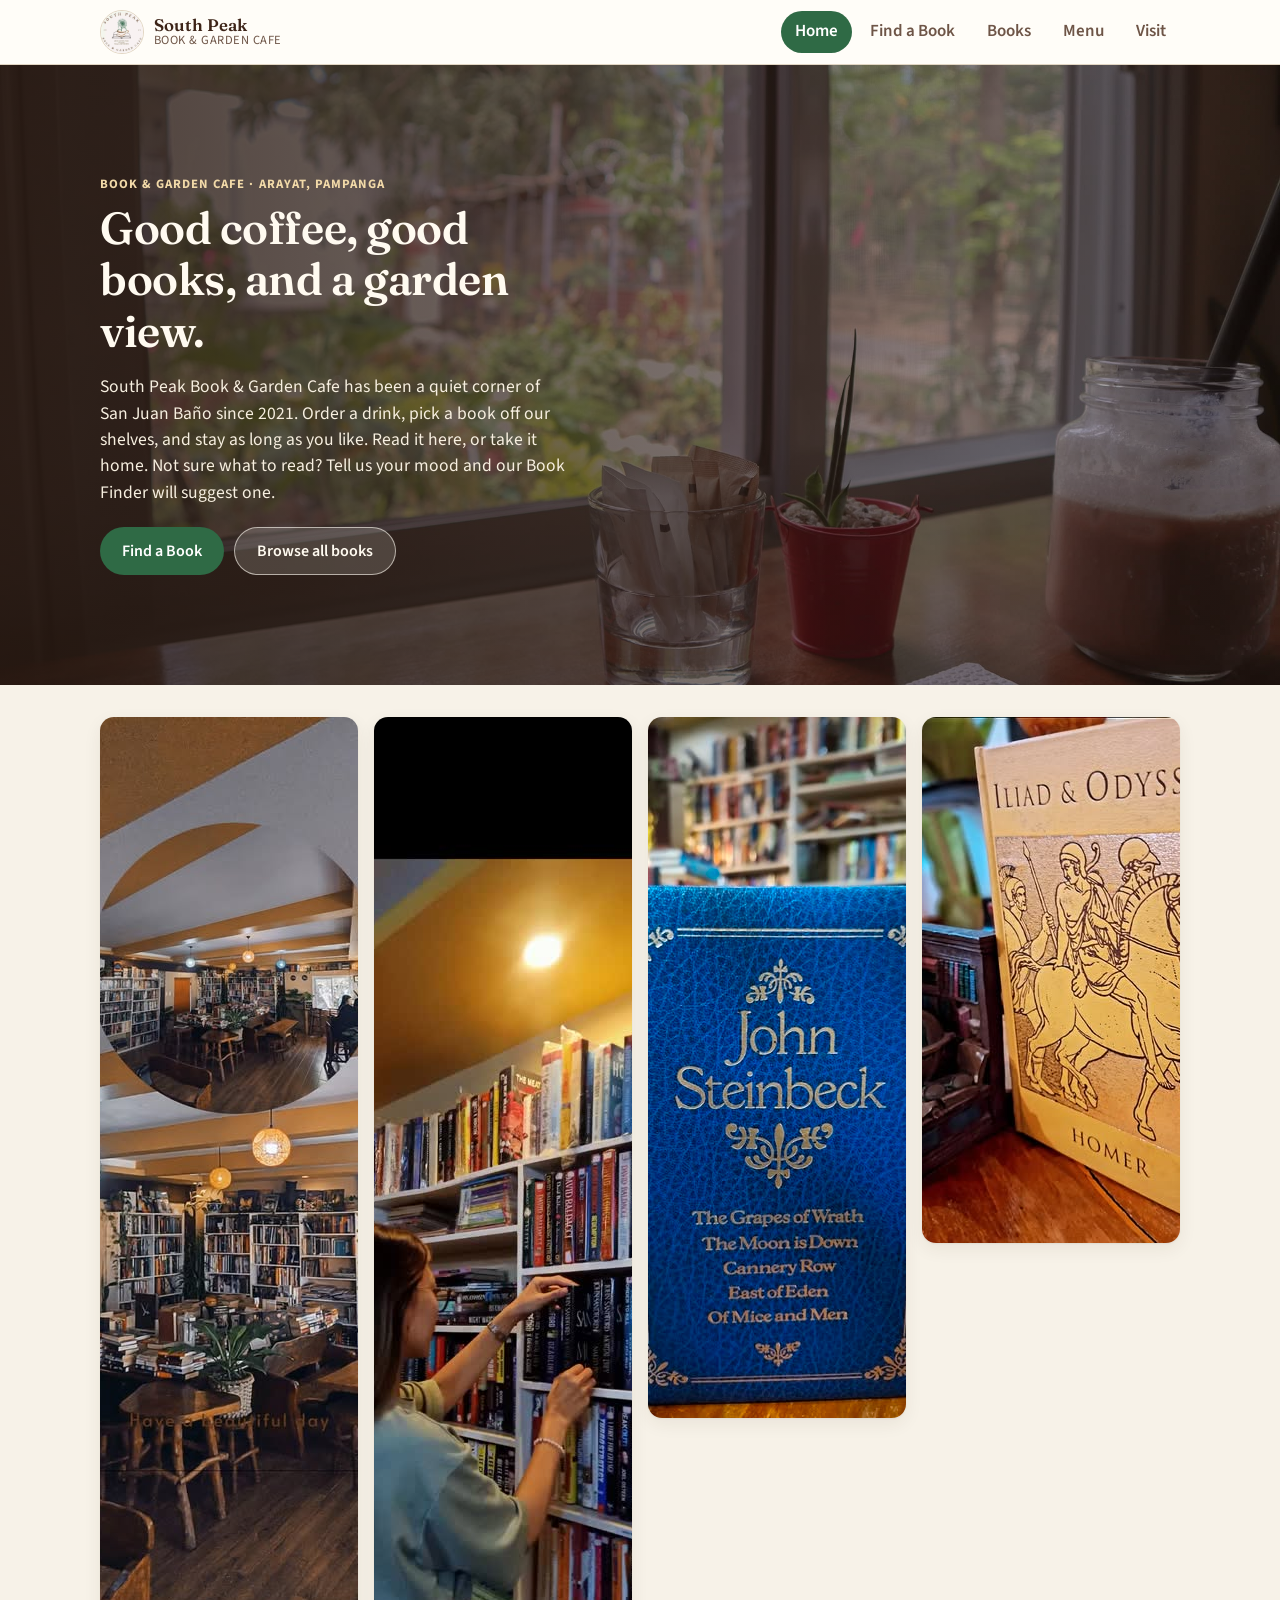
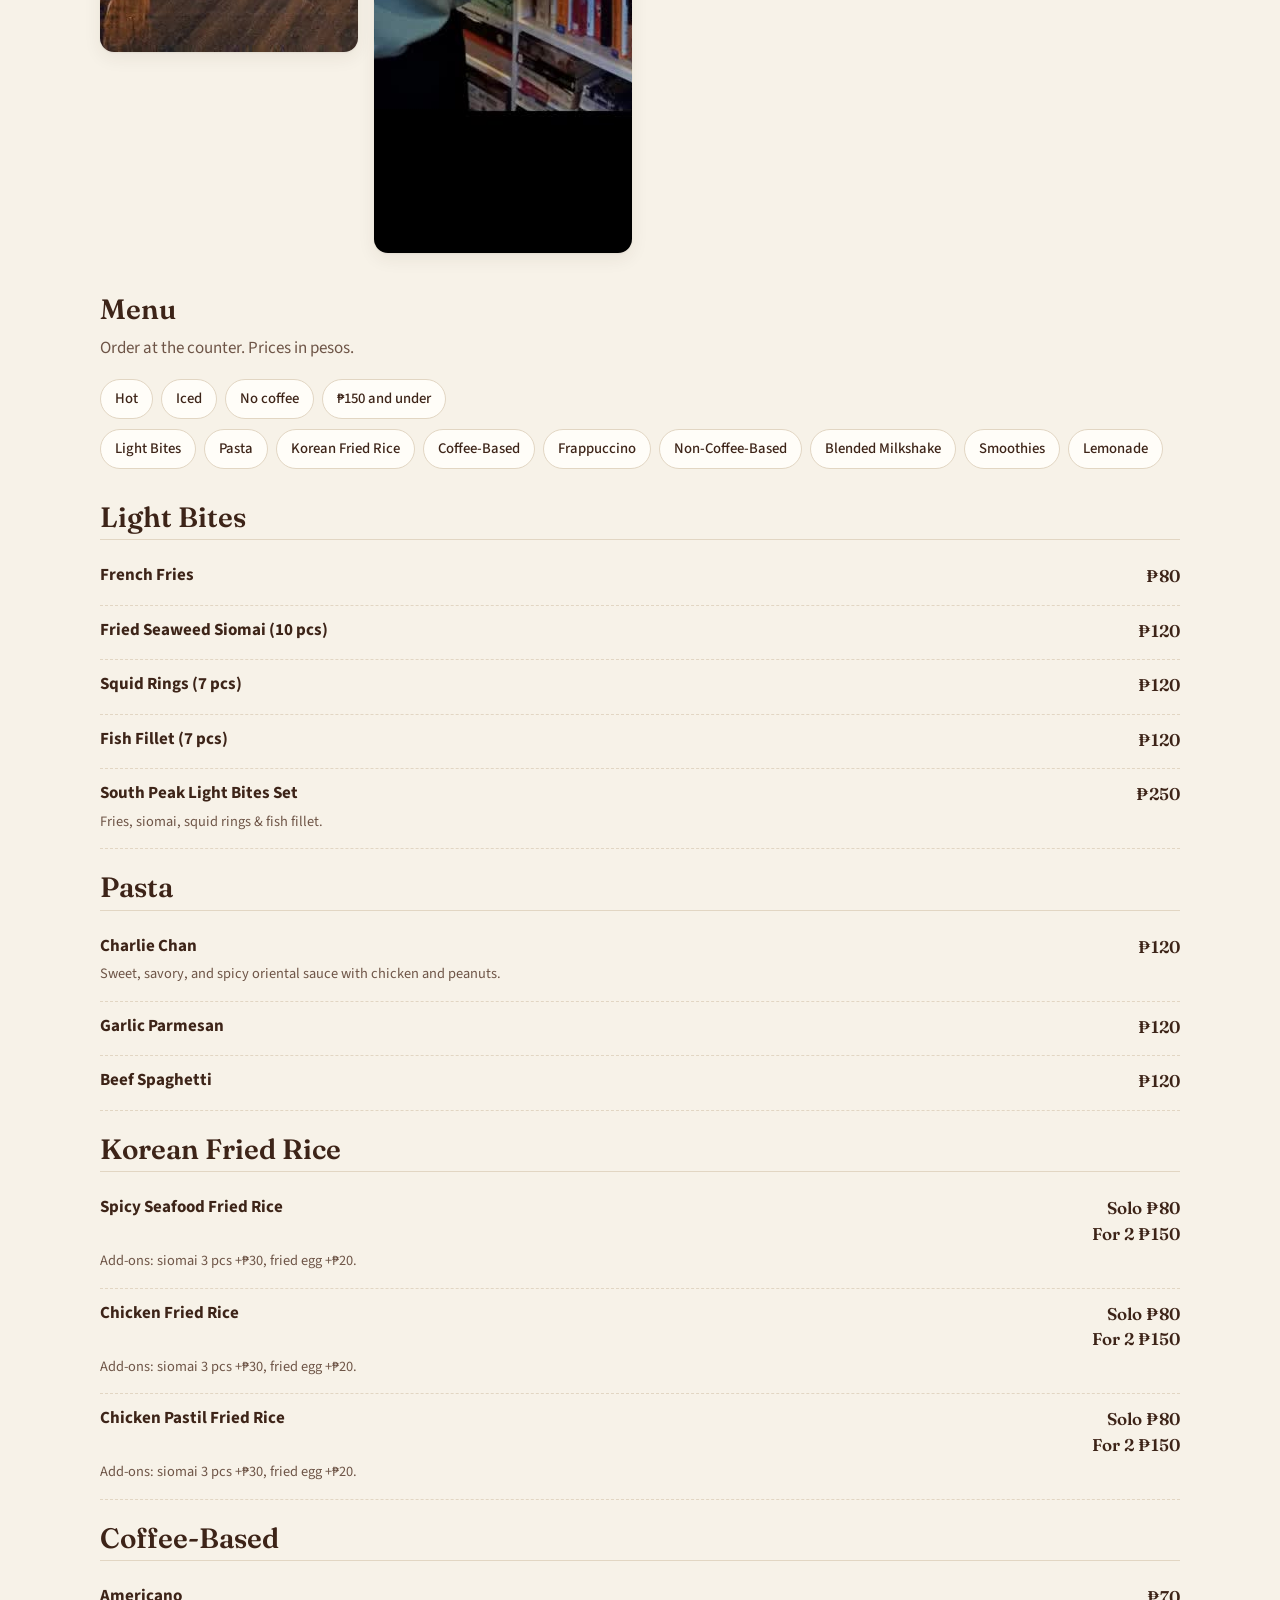
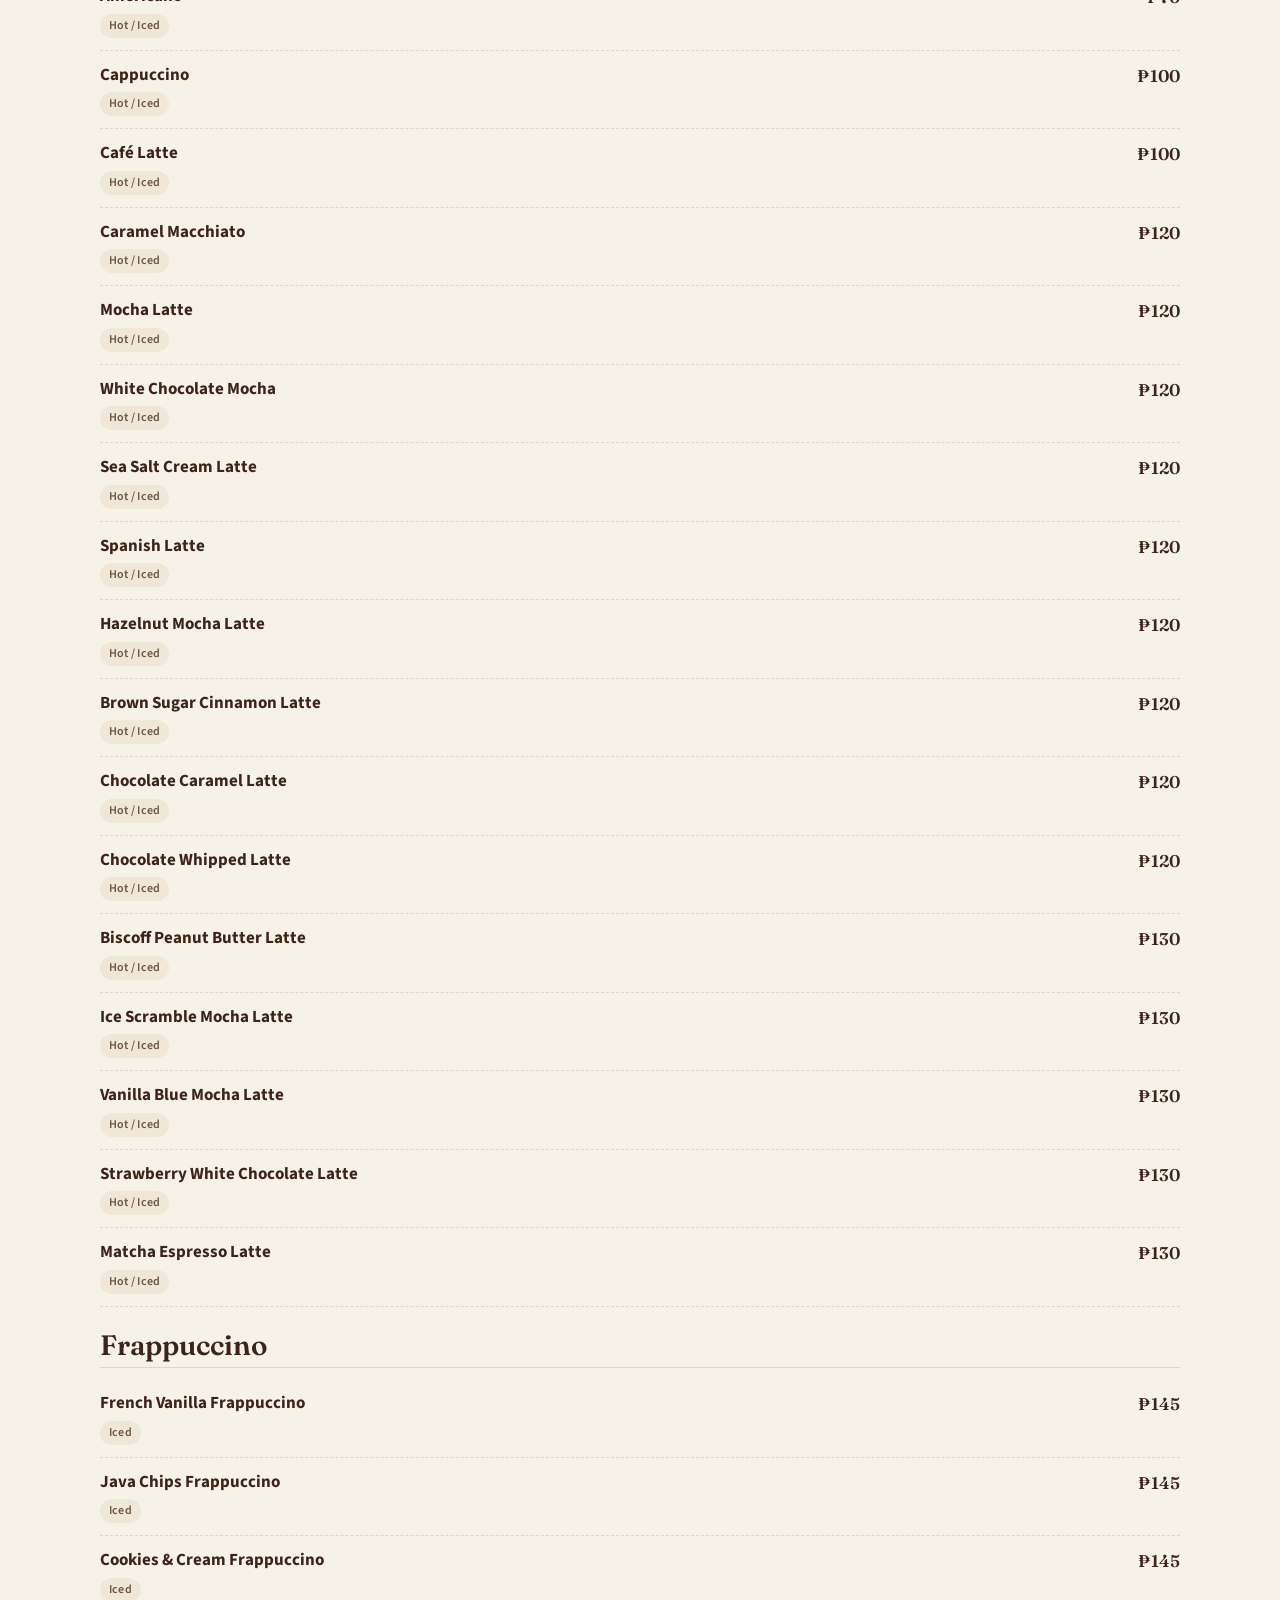
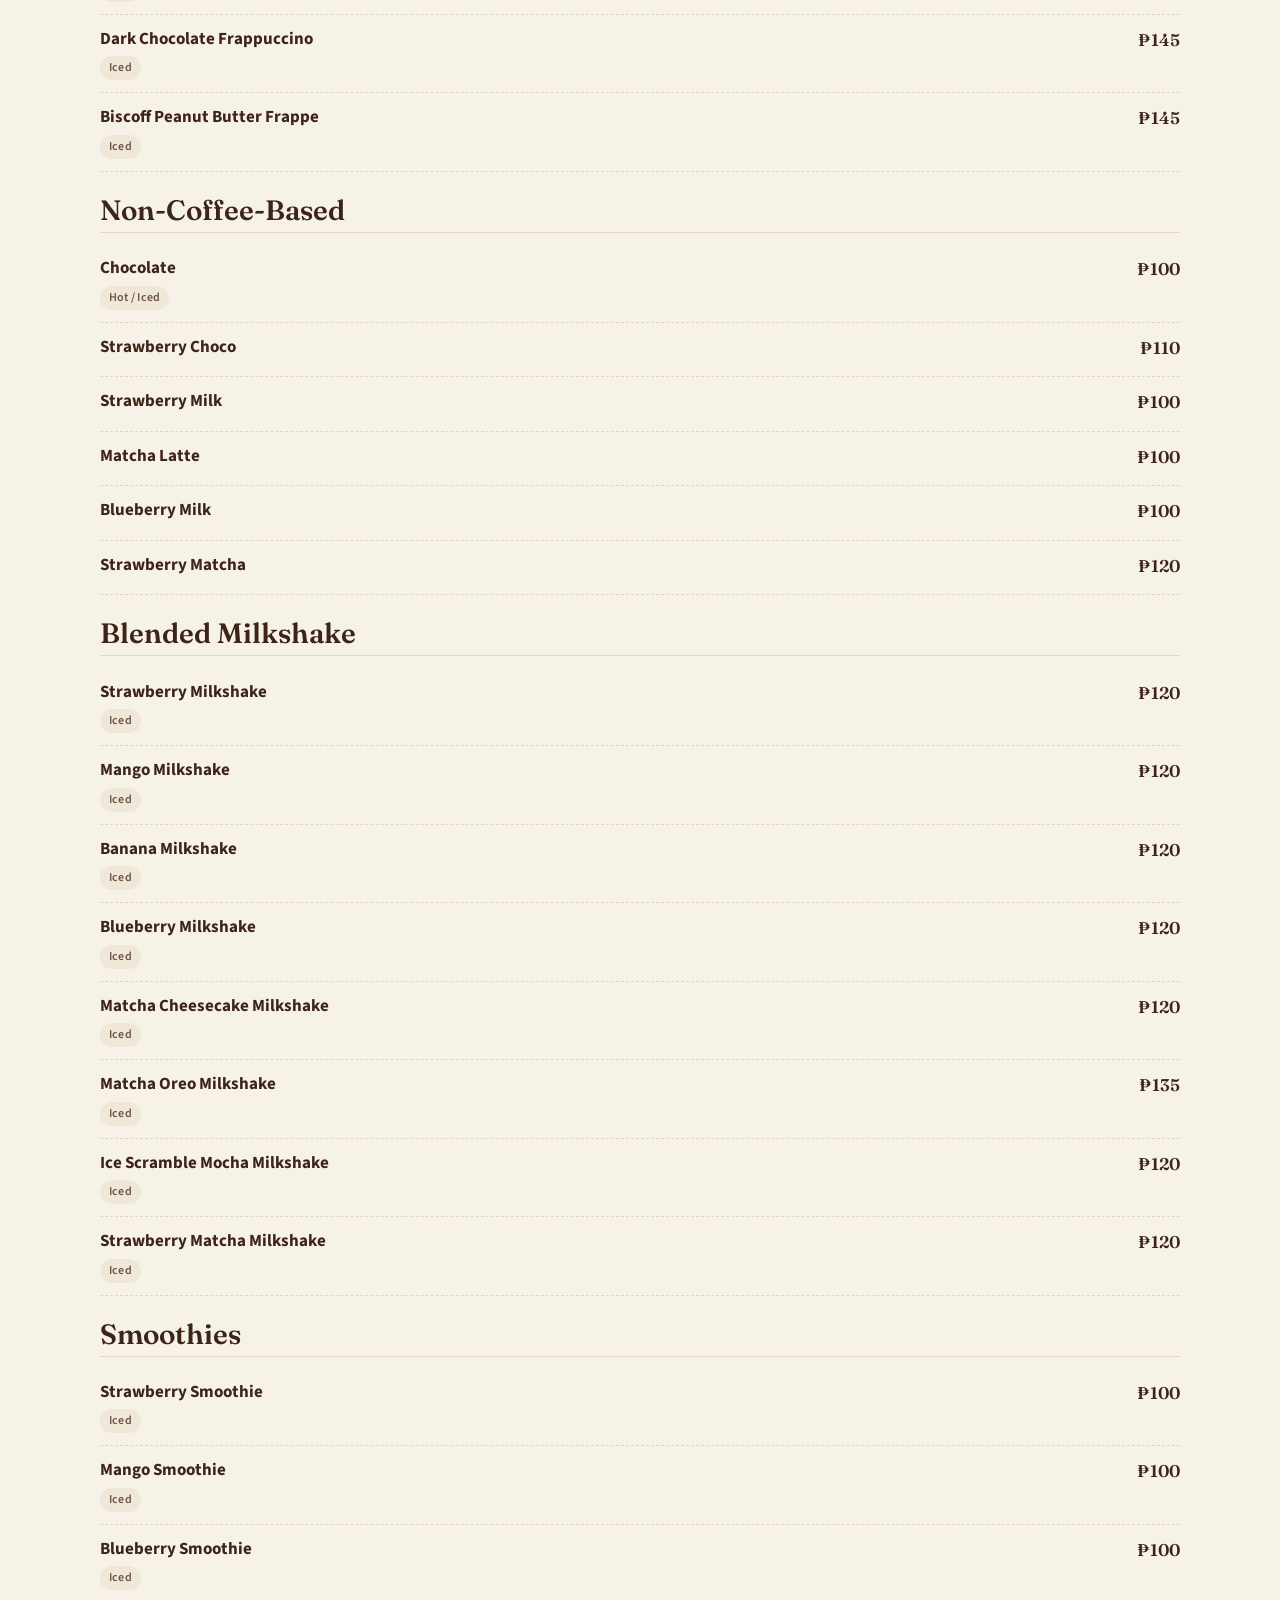
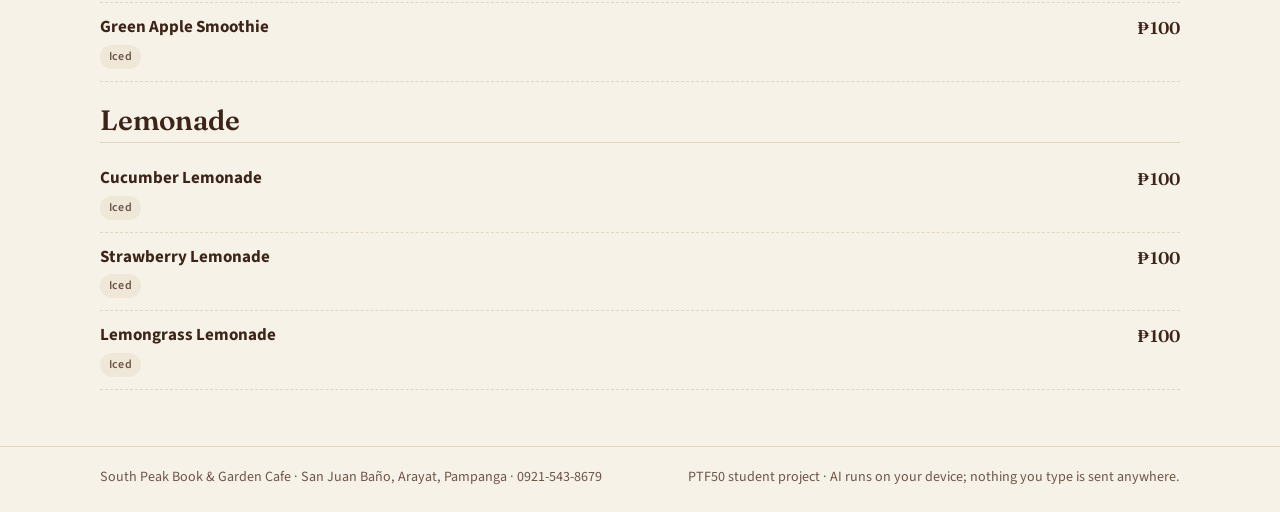
<file: index.html>
<!DOCTYPE html>
<html lang="en">
<head>
  <meta charset="utf-8">
  <meta name="viewport" content="width=device-width, initial-scale=1, viewport-fit=cover">
  <title>Home · South Peak Book &amp; Garden Cafe</title>
  <meta name="description" content="South Peak Book & Garden Cafe in San Juan Baño, Arayat, Pampanga: a cozy café and bookshop. See the menu and find your next read.">
  <meta name="theme-color" content="#f7f2e8">
  <link rel="icon" href="assets/favicon.png">
  <link rel="apple-touch-icon" href="assets/icon-180.png">
  <link rel="preconnect" href="https://fonts.googleapis.com">
  <link rel="preconnect" href="https://fonts.gstatic.com" crossorigin>
  <link href="https://fonts.googleapis.com/css2?family=Fraunces:opsz,wght@9..144,500;9..144,600&family=Source+Sans+3:wght@400;500;600;700&display=swap" rel="stylesheet">
  <link rel="stylesheet" href="css/style.css">
</head>
<body data-page="home">
  <main class="home">
    <!-- Hero + introduction -->
    <section class="home-hero">
      <img class="bg" src="img/img5.jpg" alt="" width="2048" height="1365" fetchpriority="high">
      <div class="wrap">
        <div class="eyebrow">Book &amp; Garden Cafe · Arayat, Pampanga</div>
        <h1>Good coffee, good books, and a garden view.</h1>
        <p class="lead">
          South Peak Book &amp; Garden Cafe has been a quiet corner of San Juan Baño since 2021.
          Order a drink, pick a book off our shelves, and stay as long as you like. Read it here,
          or take it home. Not sure what to read? Tell us your mood and our Book Finder will suggest one.
        </p>
        <div class="hero-actions">
          <a class="btn" href="finder.html">Find a Book</a>
          <a class="btn secondary" href="books.html">Browse all books</a>
        </div>
      </div>
    </section>

    <div class="wrap">
      <!-- Photos -->
      <section class="home-gallery" aria-label="Photos of South Peak">
        <figure>
          <img src="img/img4.jpg" alt="The café's wooden tables, hanging lamps and bookshelves" width="526" height="935" loading="lazy">
        </figure>
        <figure>
          <img src="img/img3.jpg" alt="A customer browsing the café's wall of bookshelves" width="640" height="1136" loading="lazy">
        </figure>
        <figure>
          <img src="img/img1.jpg" alt="A John Steinbeck collection on a wooden table in front of the shelves" width="526" height="701" loading="lazy">
        </figure>
        <figure>
          <img src="img/img2.jpg" alt="A copy of Homer's Iliad and Odyssey beside a small bookshelf figurine" width="526" height="526" loading="lazy">
        </figure>
      </section>

      <!-- Menu -->
      <section class="home-menu" id="menu" aria-labelledby="menu-title">
        <h2 id="menu-title">Menu</h2>
        <p class="muted">Order at the counter. Prices in pesos.</p>

        <div class="chips" id="filters" role="group" aria-label="Filters">
          <button type="button" class="chip" data-f="hot" aria-pressed="false">Hot</button>
          <button type="button" class="chip" data-f="iced" aria-pressed="false">Iced</button>
          <button type="button" class="chip" data-f="no-coffee" aria-pressed="false">No coffee</button>
          <button type="button" class="chip" data-f="budget" aria-pressed="false">₱150 and under</button>
        </div>

        <nav class="chips menu-cats" id="cats" aria-label="Menu sections"></nav>
        <div id="menu-list"></div>
      </section>
    </div>
  </main>

  <script src="js/config.js"></script>
  <script src="data/menu.js"></script>
  <script src="js/common.js"></script>
  <script src="js/menu.js"></script>
</body>
</html>
</file>
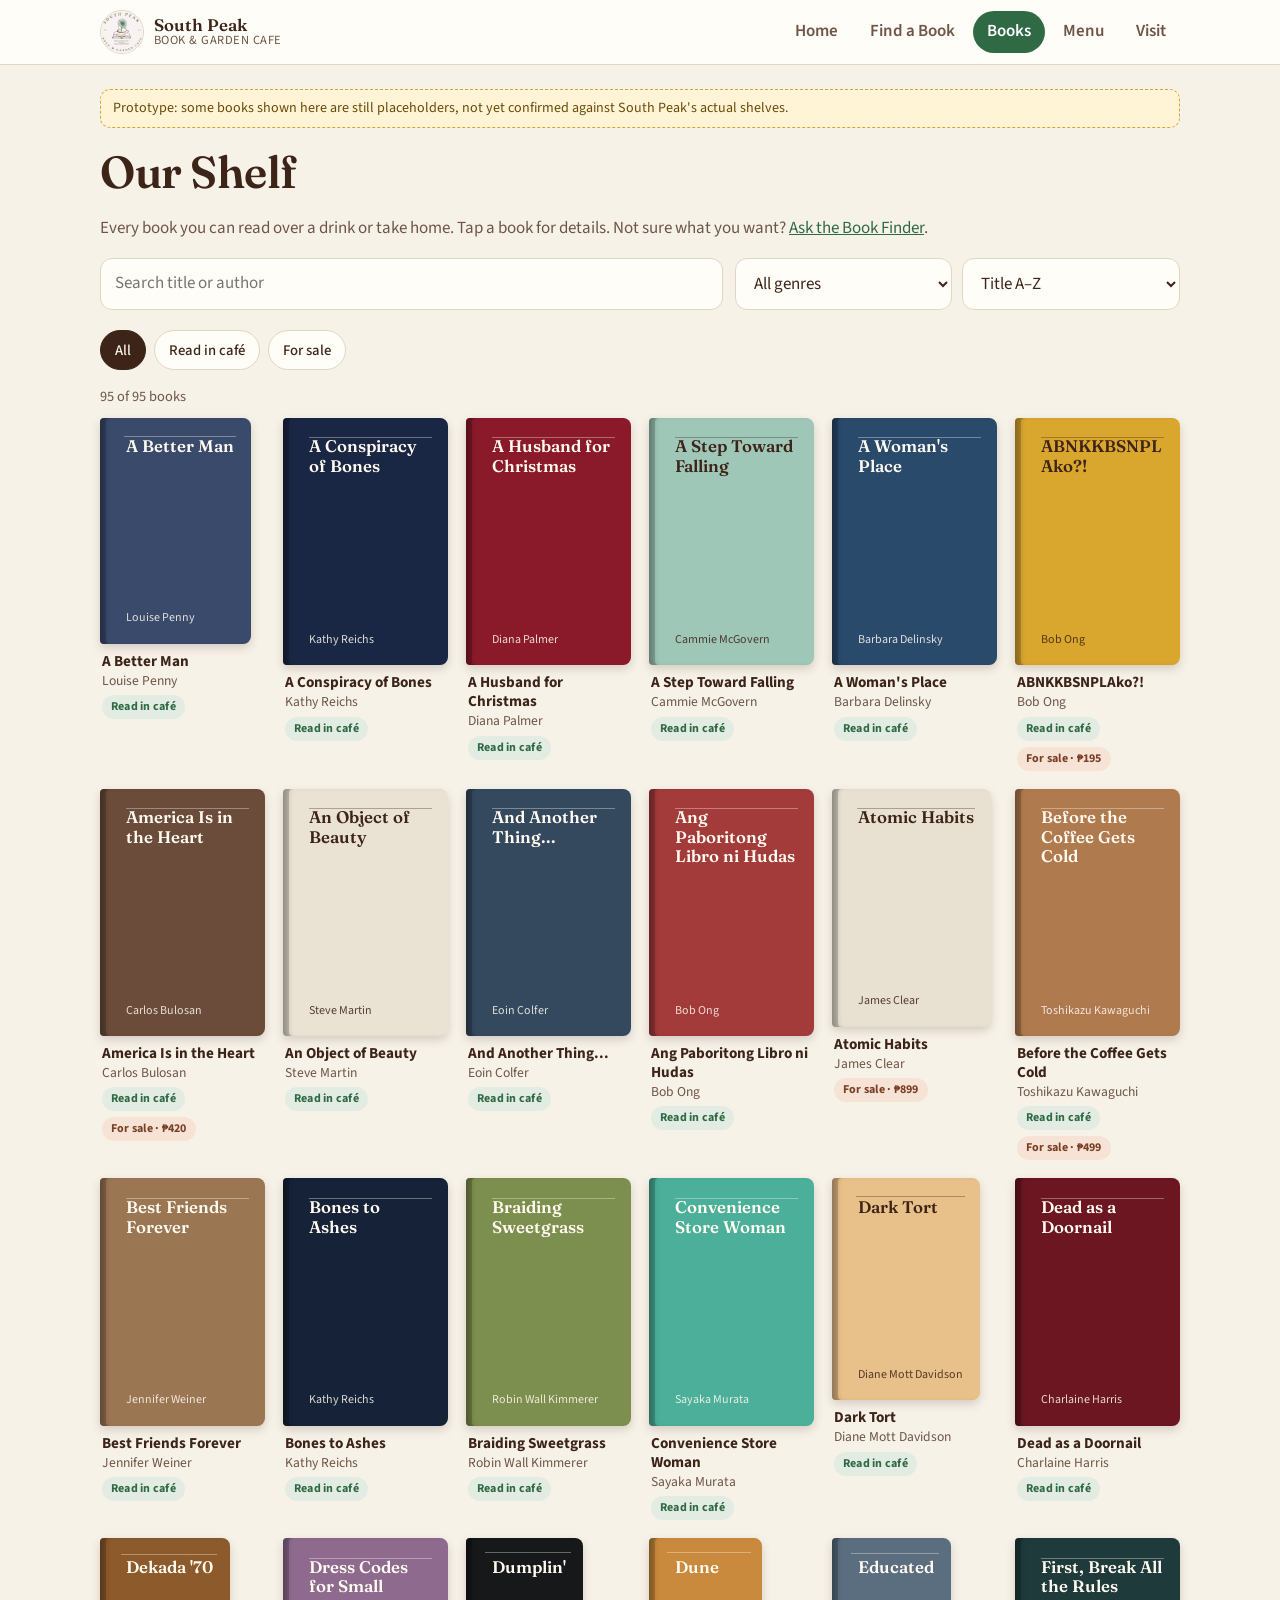
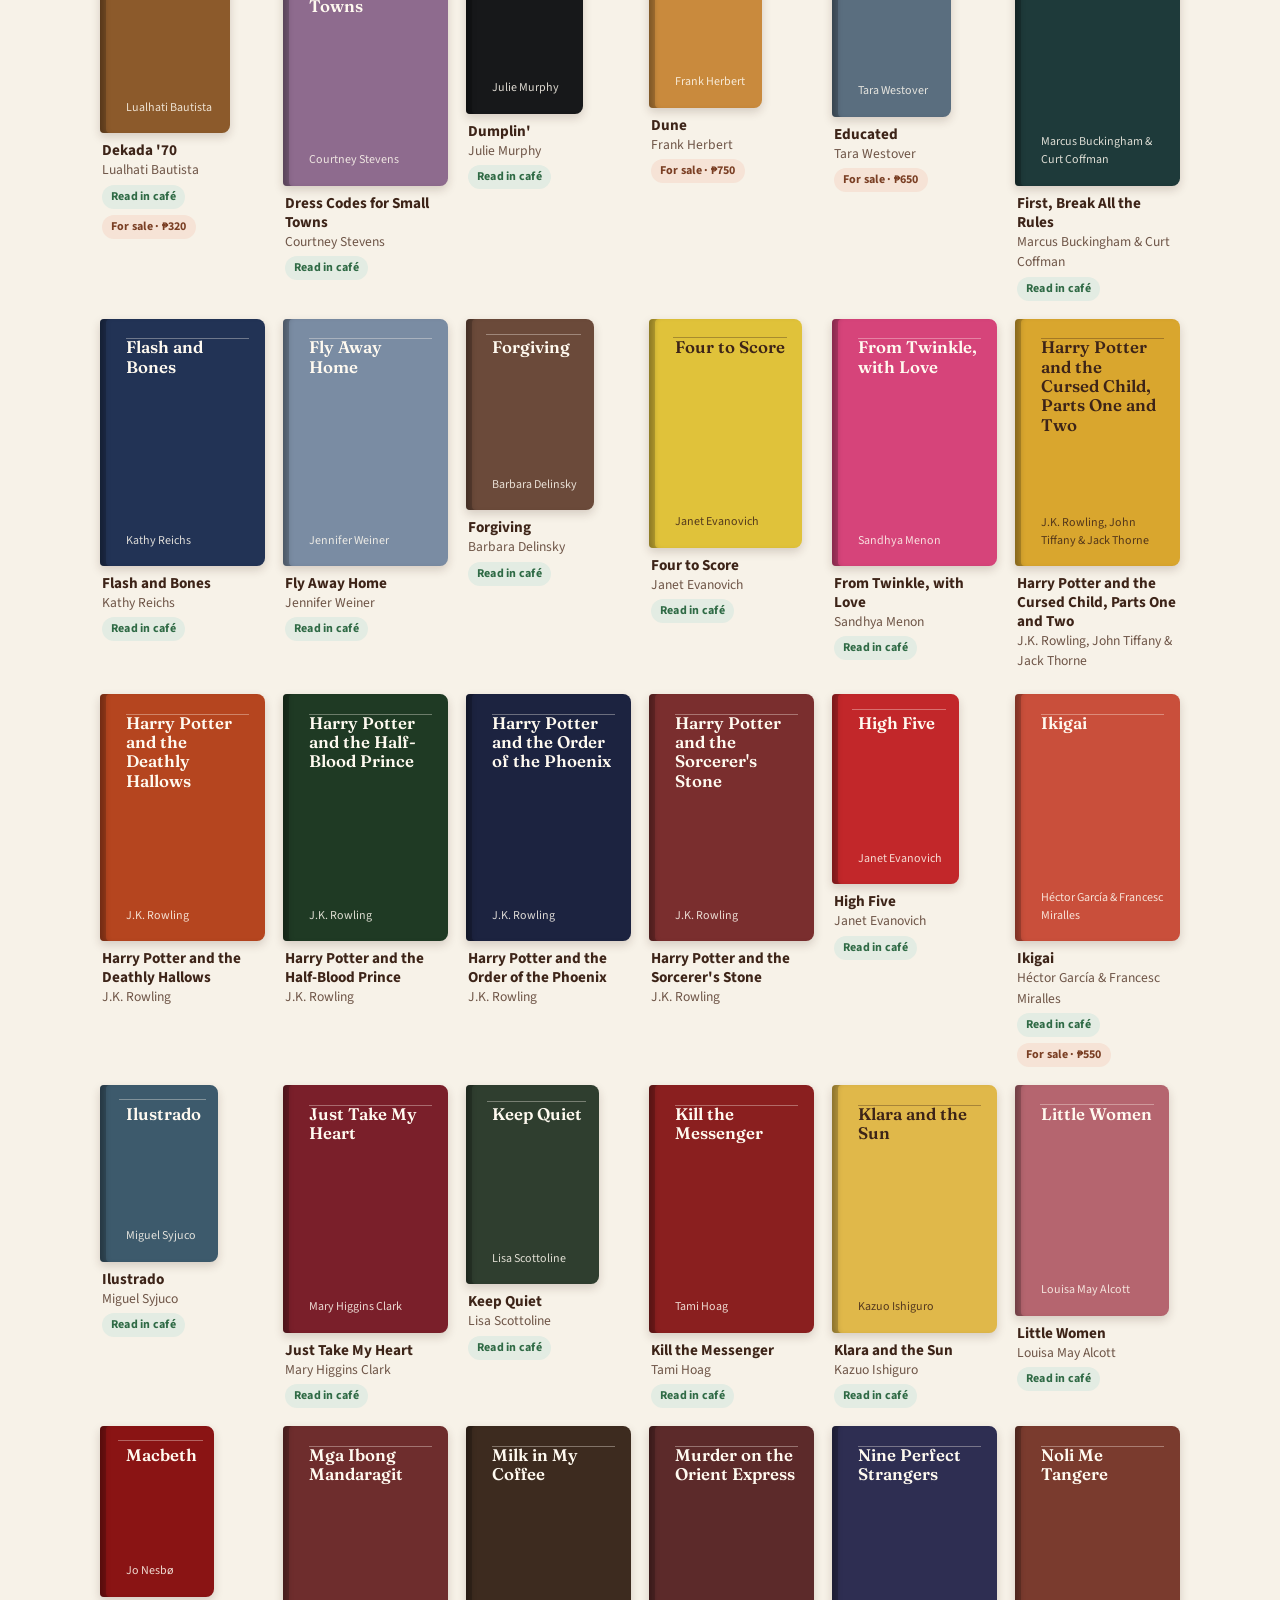
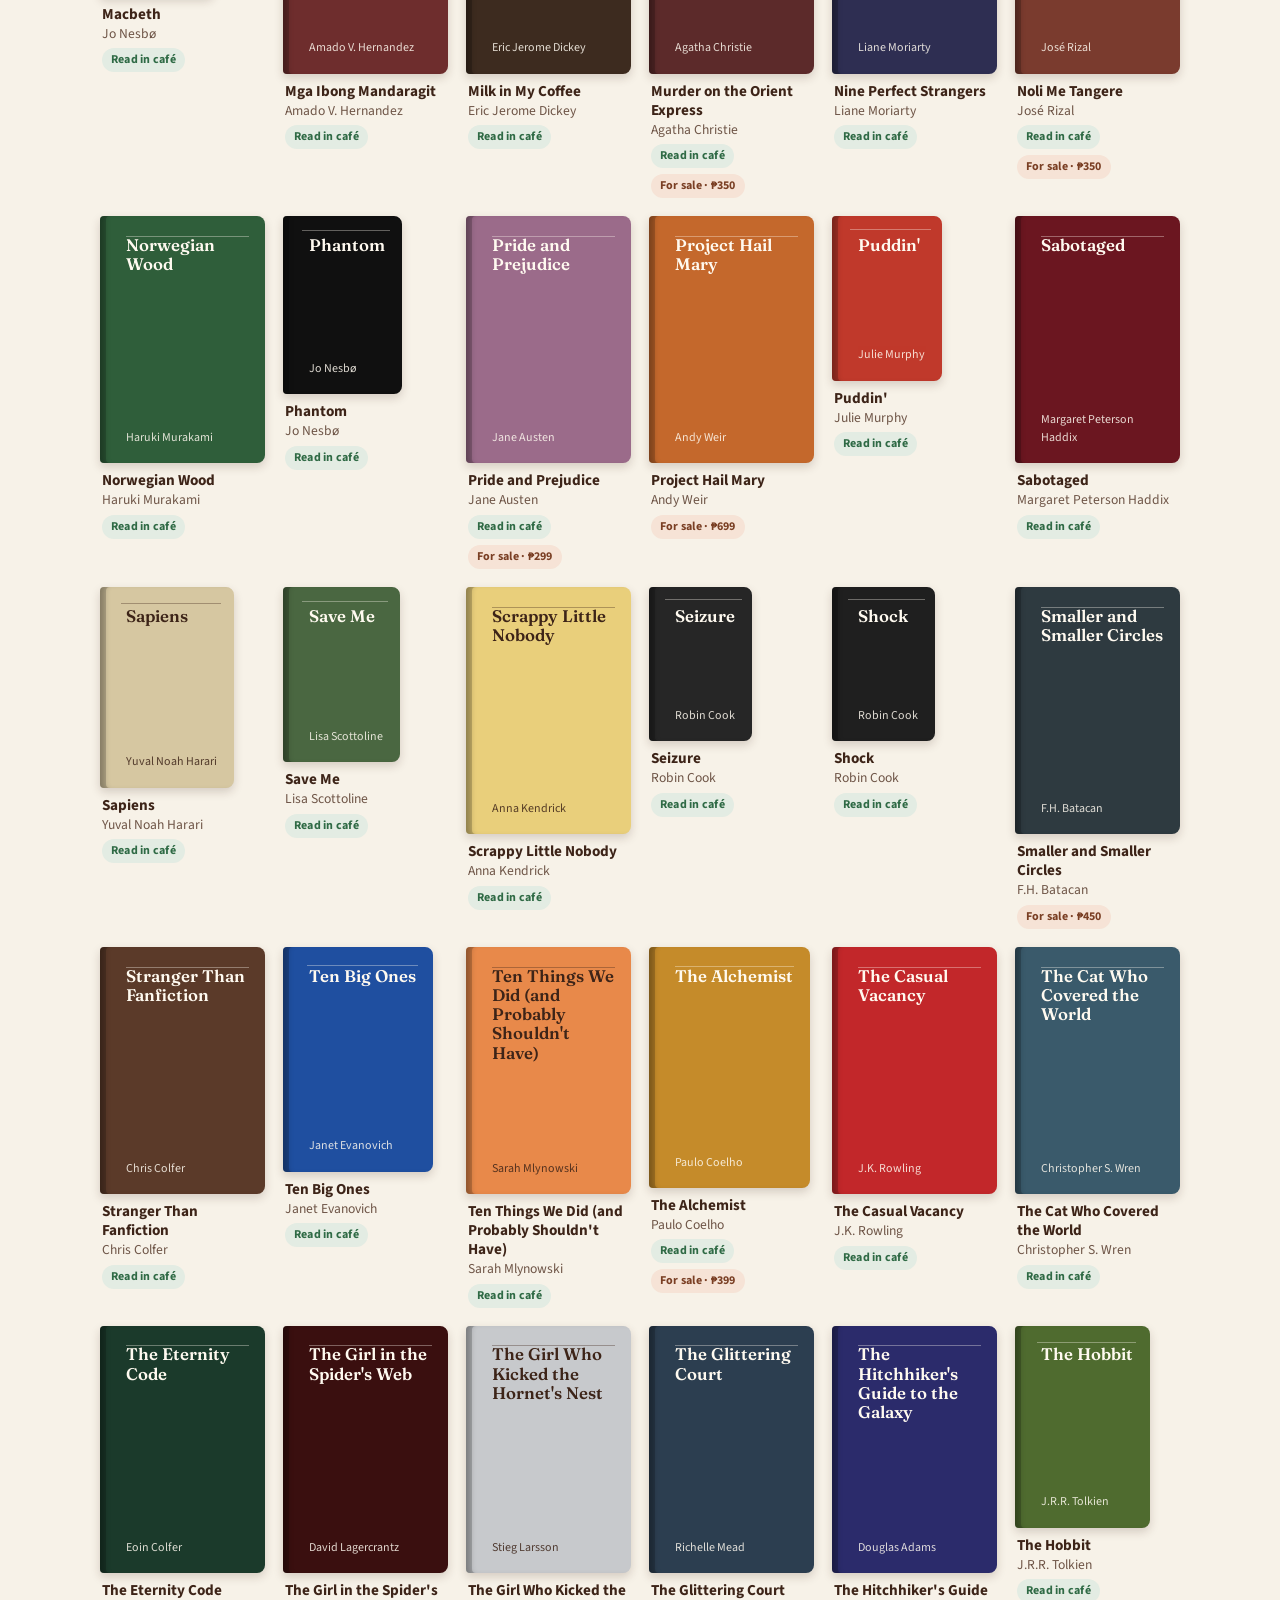
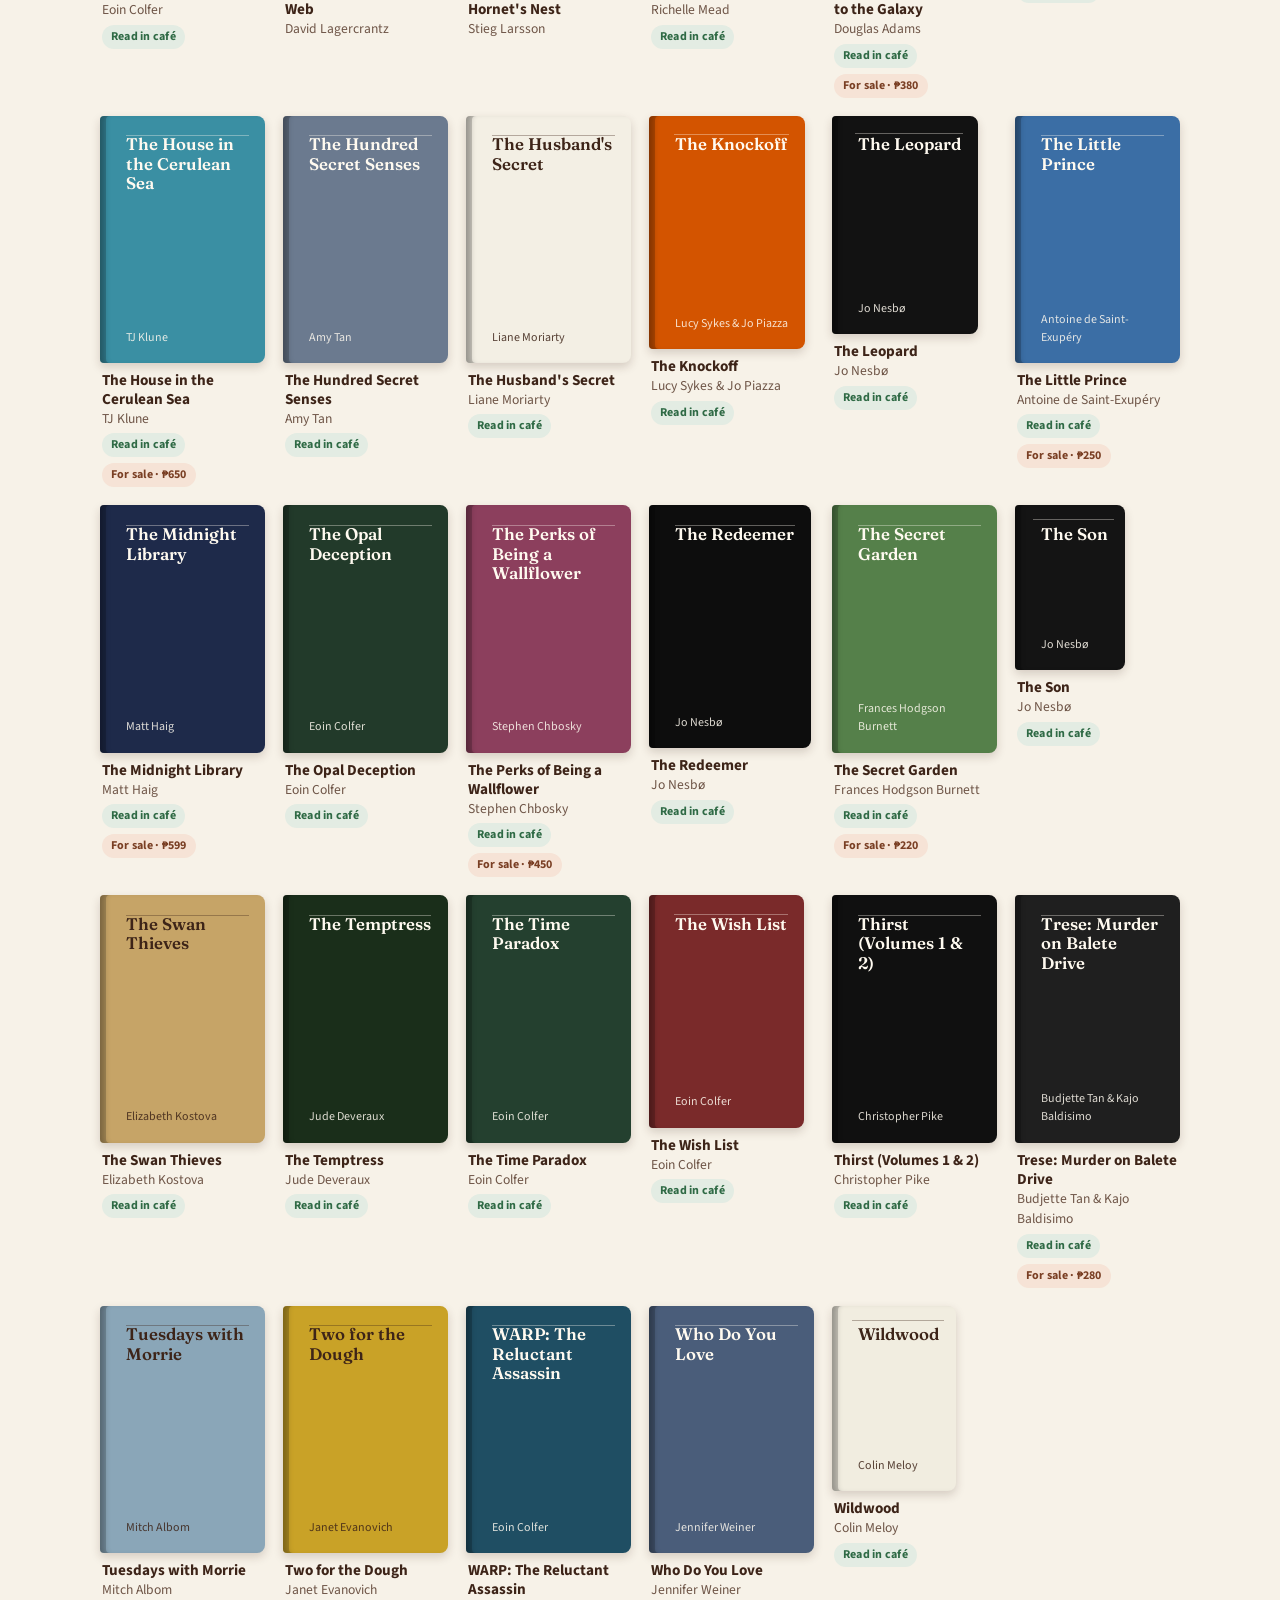
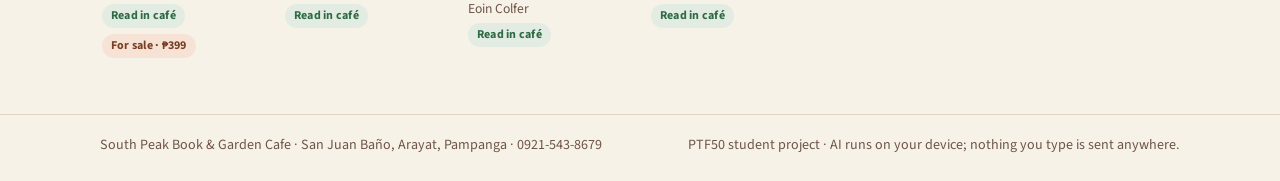
<file: books.html>
<!DOCTYPE html>
<html lang="en">
<head>
  <meta charset="utf-8">
  <meta name="viewport" content="width=device-width, initial-scale=1, viewport-fit=cover">
  <title>Books · South Peak Book &amp; Garden Cafe</title>
  <meta name="description" content="Browse the books you can read or buy at South Peak Book & Garden Cafe.">
  <meta name="theme-color" content="#f7f2e8">
  <link rel="icon" href="assets/favicon.png">
  <link rel="apple-touch-icon" href="assets/icon-180.png">
  <link rel="preconnect" href="https://fonts.googleapis.com">
  <link rel="preconnect" href="https://fonts.gstatic.com" crossorigin>
  <link href="https://fonts.googleapis.com/css2?family=Fraunces:opsz,wght@9..144,500;9..144,600&family=Source+Sans+3:wght@400;500;600;700&display=swap" rel="stylesheet">
  <link rel="stylesheet" href="css/style.css">
</head>
<body data-page="books">
  <main>
    <div class="wrap">
      <h1>Our Shelf</h1>
      <p class="muted">Every book you can read over a drink or take home. Tap a book for details.
        Not sure what you want? <a href="finder.html">Ask the Book Finder</a>.</p>

      <div class="toolbar">
        <label class="sr-only" for="q">Search by title or author</label>
        <input type="search" id="q" placeholder="Search title or author">
        <div class="selects">
          <label class="sr-only" for="genre">Genre</label>
          <select id="genre"><option value="">All genres</option></select>
          <label class="sr-only" for="sort">Sort</label>
          <select id="sort">
            <option value="title">Title A–Z</option>
            <option value="author">Author A–Z</option>
            <option value="price-asc">Price: low to high</option>
            <option value="price-desc">Price: high to low</option>
          </select>
        </div>
      </div>

      <div class="chips" id="avail" role="group" aria-label="Availability" style="margin-bottom:16px">
        <button type="button" class="chip" data-v="" aria-pressed="true">All</button>
        <button type="button" class="chip" data-v="read" aria-pressed="false">Read in café</button>
        <button type="button" class="chip" data-v="sale" aria-pressed="false">For sale</button>
      </div>

      <div class="count" id="count"></div>
      <div class="book-grid" id="grid"></div>
    </div>
  </main>

  <script src="js/config.js"></script>
  <script src="data/books.js"></script>
  <script src="js/common.js"></script>
  <script src="js/covers.js"></script>
  <script src="js/catalog.js"></script>
</body>
</html>
</file>
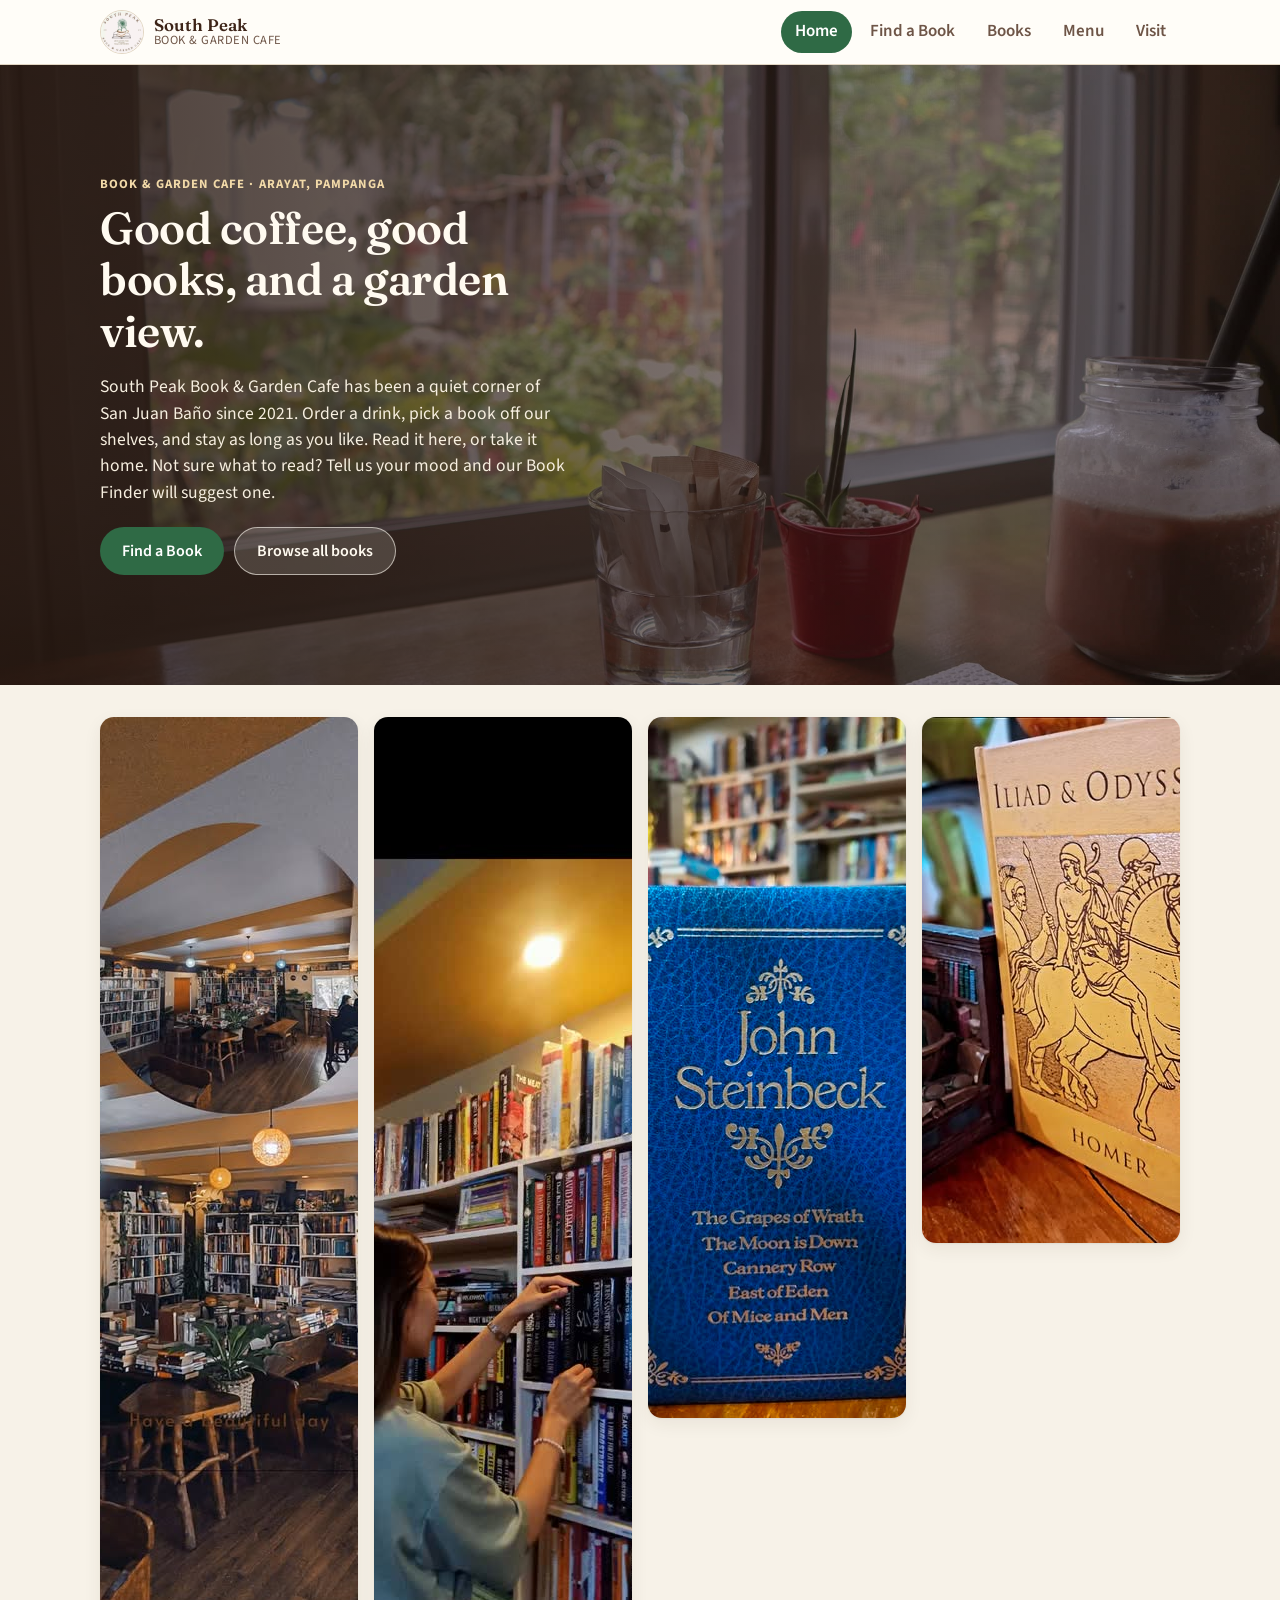
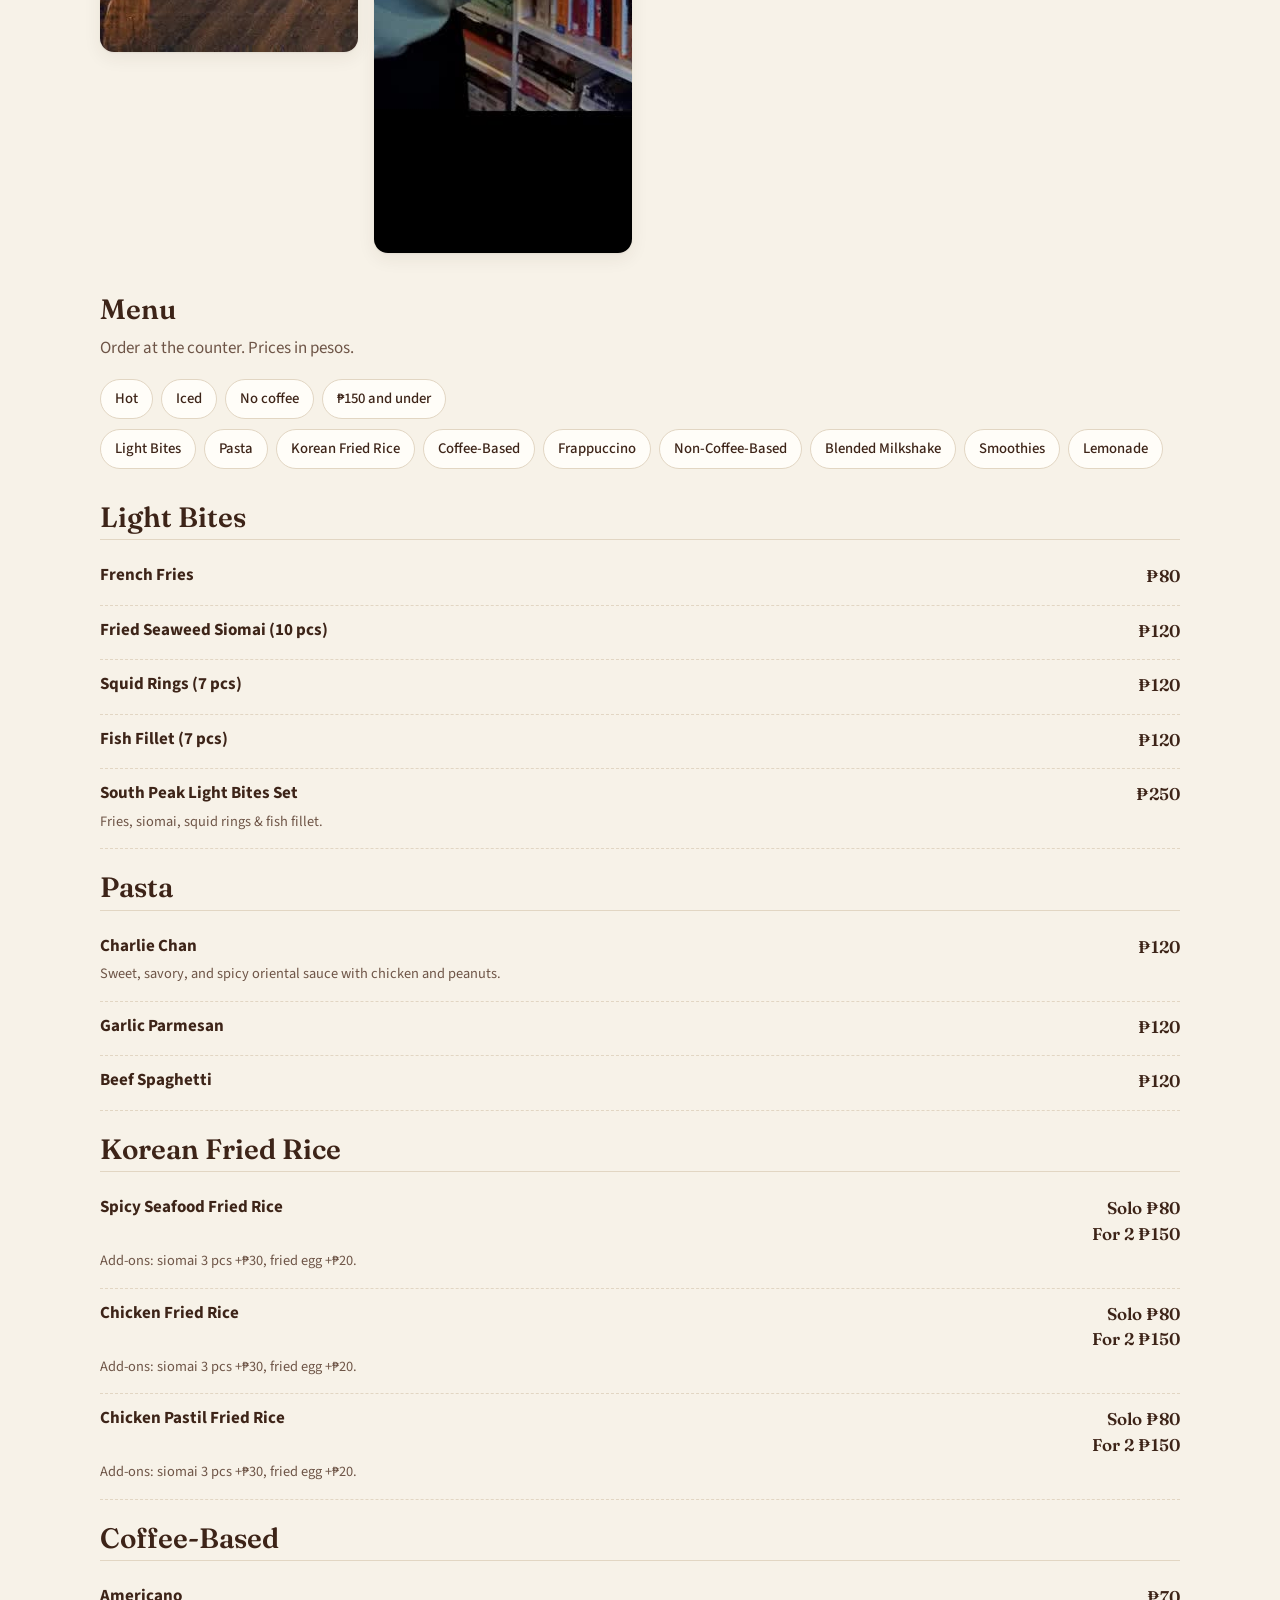
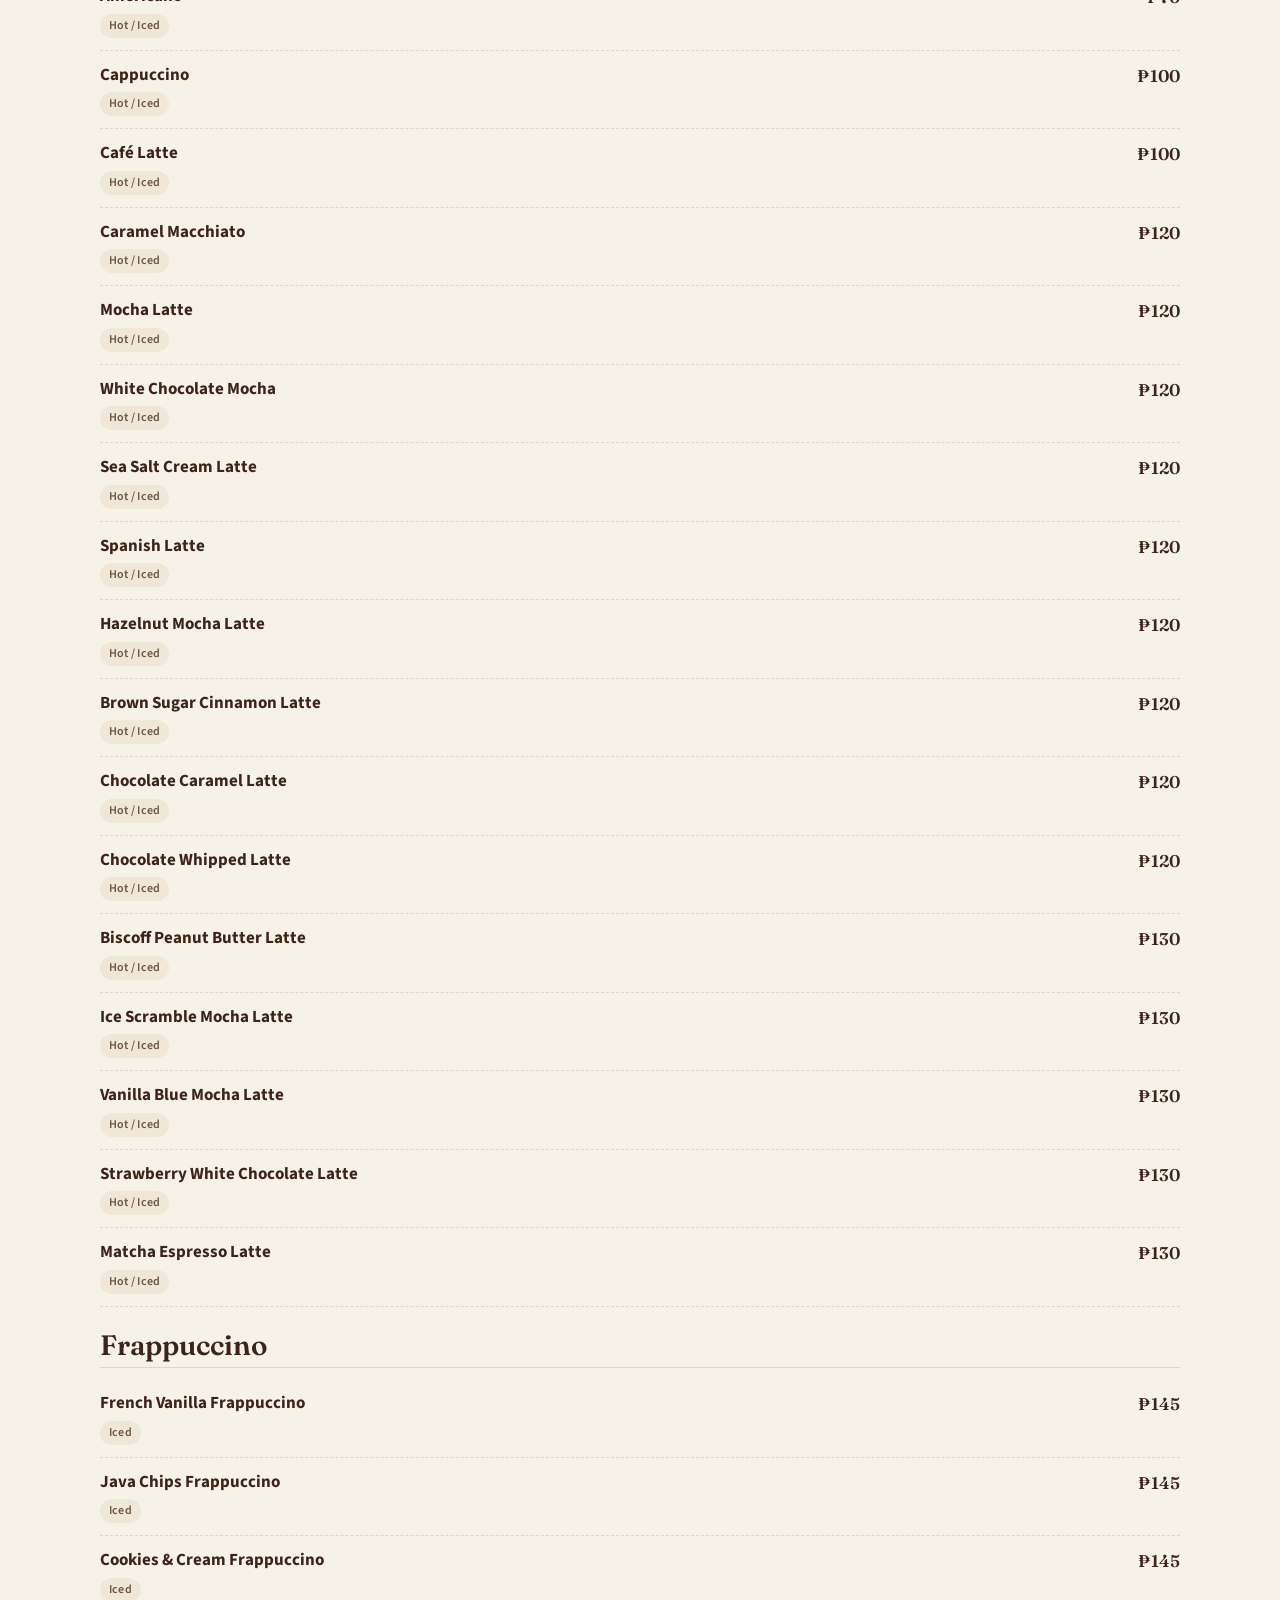
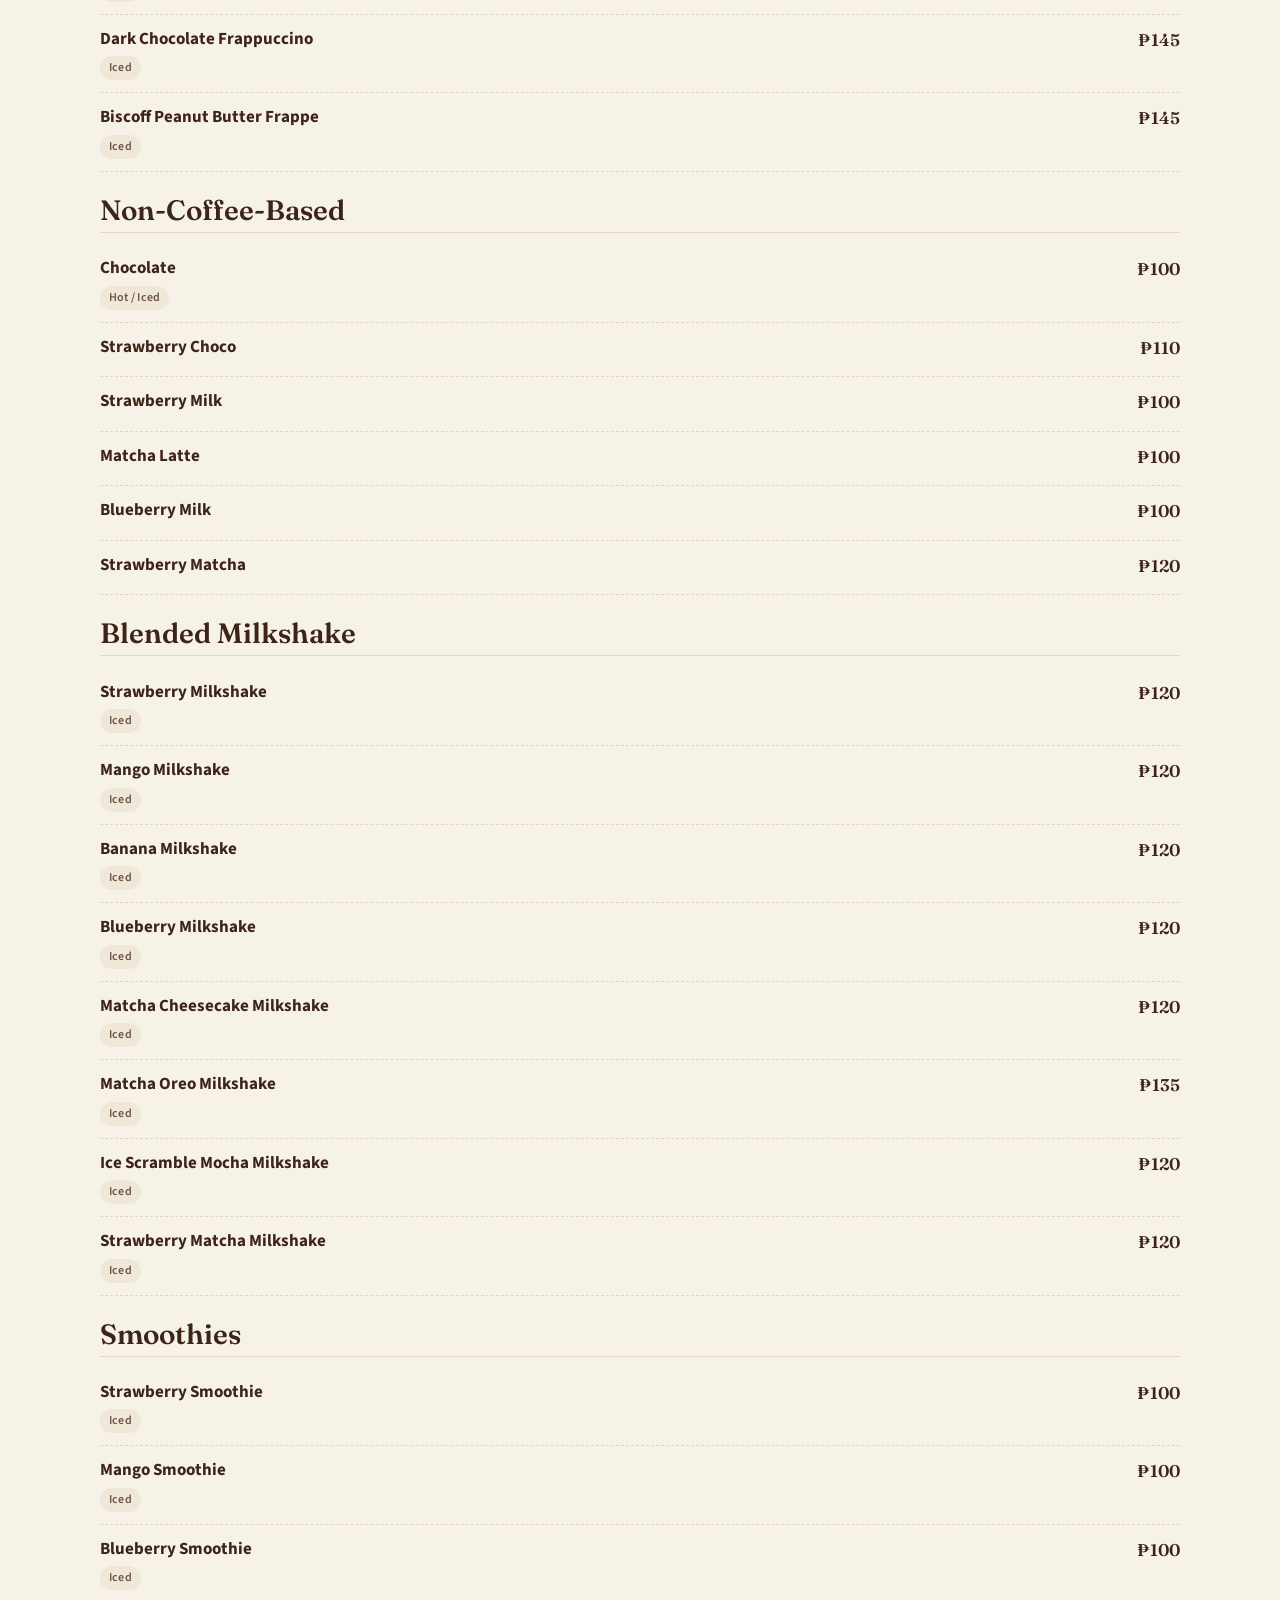
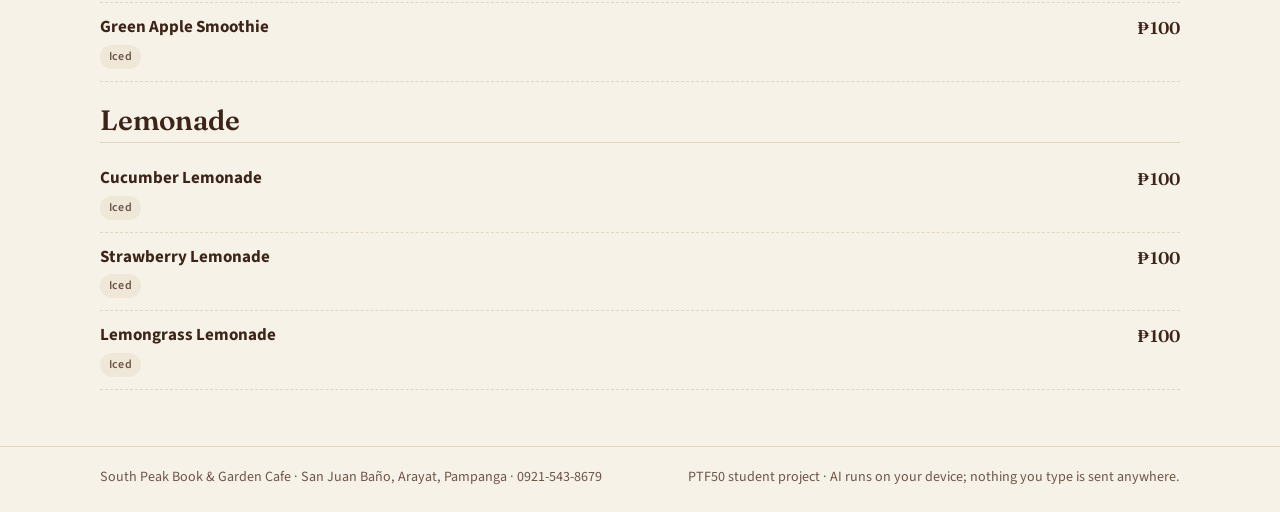
<file: menu.html>
<!DOCTYPE html>
<html lang="en">
<head>
  <meta charset="utf-8">
  <meta name="viewport" content="width=device-width, initial-scale=1">
  <title>Menu · South Peak Book &amp; Garden Cafe</title>
  <meta http-equiv="refresh" content="0; url=index.html#menu">
  <link rel="canonical" href="index.html#menu">
</head>
<body>
  <p>The menu now lives on the <a href="index.html#menu">Home page</a>.</p>
  <script>location.replace("index.html#menu");</script>
</body>
</html>
</file>
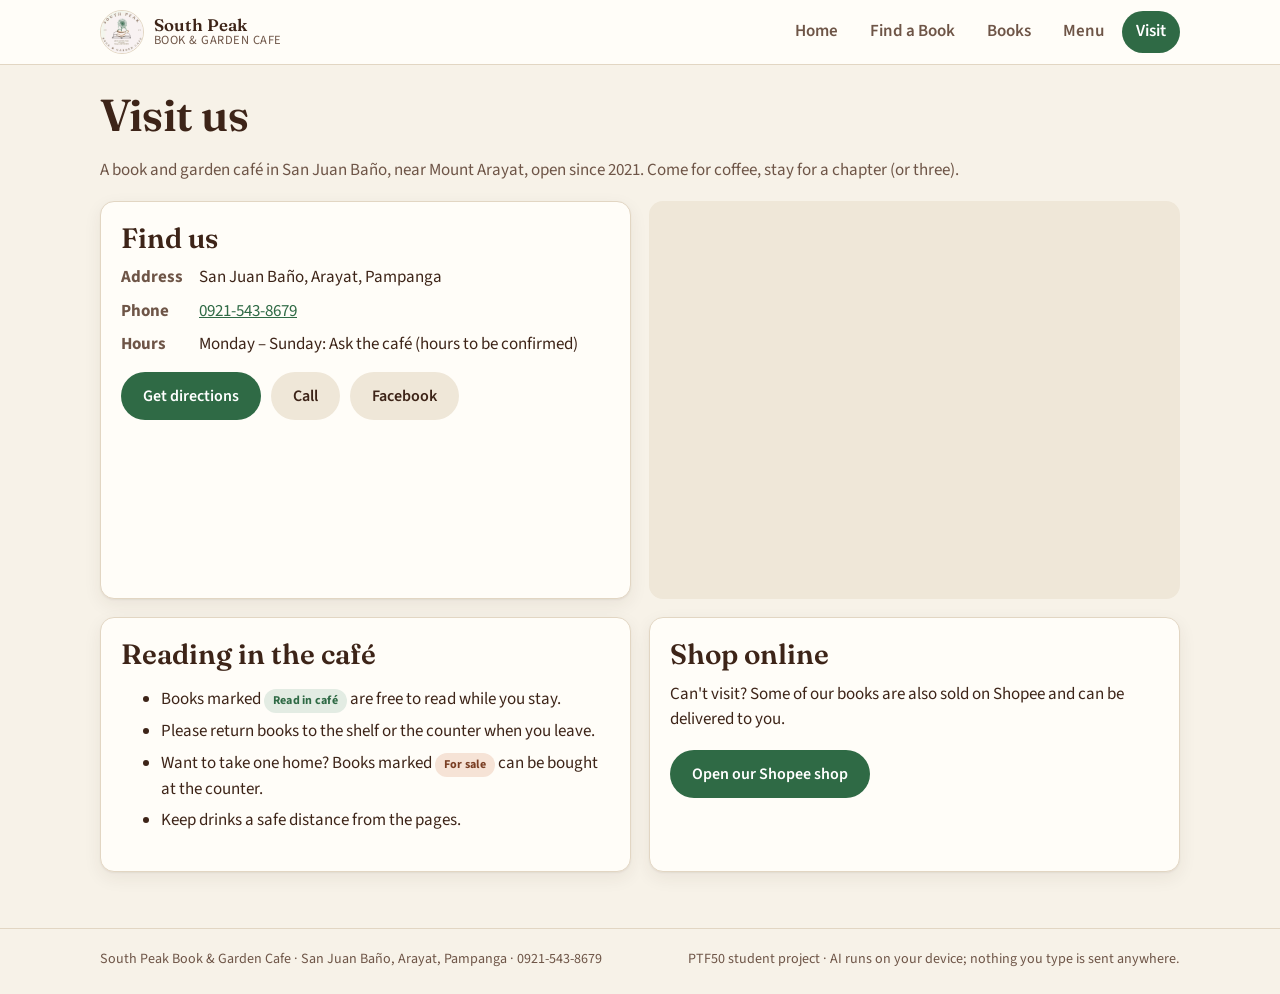
<file: visit.html>
<!DOCTYPE html>
<html lang="en">
<head>
  <meta charset="utf-8">
  <meta name="viewport" content="width=device-width, initial-scale=1, viewport-fit=cover">
  <title>Visit · South Peak Book &amp; Garden Cafe</title>
  <meta name="description" content="Location, hours and contact details for South Peak Book & Garden Cafe in San Juan Baño, Arayat, Pampanga.">
  <meta name="theme-color" content="#f7f2e8">
  <link rel="icon" href="assets/favicon.png">
  <link rel="apple-touch-icon" href="assets/icon-180.png">
  <link rel="preconnect" href="https://fonts.googleapis.com">
  <link rel="preconnect" href="https://fonts.gstatic.com" crossorigin>
  <link href="https://fonts.googleapis.com/css2?family=Fraunces:opsz,wght@9..144,500;9..144,600&family=Source+Sans+3:wght@400;500;600;700&display=swap" rel="stylesheet">
  <link rel="stylesheet" href="css/style.css">
</head>
<body data-page="visit">
  <main>
    <div class="wrap">
      <h1>Visit us</h1>
      <p class="muted" id="intro"></p>

      <div class="visit-grid">
        <div class="card visit-card">
          <h2>Find us</h2>
          <dl id="details"></dl>
          <div class="links" id="links"></div>
        </div>

        <iframe class="map" id="map" title="Map to South Peak Book & Garden Cafe" loading="lazy"
          referrerpolicy="no-referrer-when-downgrade"></iframe>

        <div class="card visit-card">
          <h2>Reading in the café</h2>
          <!-- TODO: confirm these house rules with the owner -->
          <ul class="rules">
            <li>Books marked <span class="badge read">Read in café</span> are free to read while you stay.</li>
            <li>Please return books to the shelf or the counter when you leave.</li>
            <li>Want to take one home? Books marked <span class="badge sale">For sale</span> can be bought at the counter.</li>
            <li>Keep drinks a safe distance from the pages.</li>
          </ul>
        </div>

        <div class="card visit-card">
          <h2>Shop online</h2>
          <p>Can't visit? Some of our books are also sold on Shopee and can be delivered to you.</p>
          <div class="links" id="shop-links"></div>
        </div>
      </div>
    </div>
  </main>

  <script src="js/config.js"></script>
  <script src="js/common.js"></script>
  <script>
    (function () {
      const S = window.SITE, { esc } = window.SP;
      const telHref = "tel:+63" + S.phone.replace(/\D/g, "").replace(/^0/, "");
      const mapsLink = "https://www.google.com/maps/search/?api=1&query=" + encodeURIComponent(S.mapQuery);

      document.getElementById("intro").textContent =
        `A book and garden café in San Juan Baño, near Mount Arayat, open since ${S.since}. Come for coffee, stay for a chapter (or three).`;

      document.getElementById("details").innerHTML = `
        <dt>Address</dt><dd>${esc(S.address)}</dd>
        <dt>Phone</dt><dd><a href="${telHref}">${esc(S.phone)}</a></dd>
        <dt>Hours</dt><dd>${S.hours.map(h => `${esc(h.days)}: ${esc(h.time)}`).join("<br>")}</dd>`;

      document.getElementById("links").innerHTML = `
        <a class="btn" href="${mapsLink}" target="_blank" rel="noopener">Get directions</a>
        <a class="btn secondary" href="${telHref}">Call</a>
        <a class="btn secondary" href="${esc(S.facebook)}" target="_blank" rel="noopener">Facebook</a>`;

      document.getElementById("shop-links").innerHTML = `
        <a class="btn" href="${esc(S.shopee)}" target="_blank" rel="noopener">Open our Shopee shop</a>`;

      document.getElementById("map").src =
        "https://maps.google.com/maps?q=" + encodeURIComponent(S.mapQuery) + "&z=15&output=embed";
    })();
  </script>
</body>
</html>
</file>
<file: css/style.css>
/* South Peak Book & Garden Cafe — shared styles
   Colors are taken from the café's logo: cream paper, coffee brown ink, sunflower-leaf green. */

:root {
  --paper: #f7f2e8;
  --paper-2: #efe7d8;
  --card: #fffdf8;
  --ink: #3d2418;
  --ink-soft: #6e5547;
  --brown: #7a3f24;
  --tan: #c48a5a;
  --green: #2f6a45;
  --green-soft: #e3ece3;
  --line: #e2d6c3;
  --gold: #d7a53b;
  --radius: 14px;
  --shadow: 0 1px 2px rgba(61, 36, 24, .06), 0 6px 18px rgba(61, 36, 24, .07);
  --serif: "Fraunces", Georgia, "Times New Roman", serif;
  --sans: "Source Sans 3", system-ui, -apple-system, "Segoe UI", Roboto, sans-serif;
  --tabbar-h: 64px;
}

* { box-sizing: border-box; }
html { -webkit-text-size-adjust: 100%; scroll-behavior: smooth; }
@media (prefers-reduced-motion: reduce) { html { scroll-behavior: auto; } }
body {
  margin: 0;
  background: var(--paper);
  color: var(--ink);
  font-family: var(--sans);
  font-size: 17px;
  line-height: 1.5;
}
img { max-width: 100%; display: block; }
a { color: var(--green); }
a:hover { color: var(--brown); }
h1, h2, h3 { font-family: var(--serif); line-height: 1.15; margin: 0 0 .4em; font-weight: 600; }
h1 { font-size: clamp(1.9rem, 5vw, 2.8rem); letter-spacing: -.01em; }
h2 { font-size: clamp(1.35rem, 3.4vw, 1.75rem); }
h3 { font-size: 1.15rem; }
p { margin: 0 0 1em; }
.muted { color: var(--ink-soft); }
.small { font-size: .9rem; }
.sr-only { position: absolute; width: 1px; height: 1px; overflow: hidden; clip: rect(0 0 0 0); white-space: nowrap; }

/* ---------- Layout ---------- */
.wrap { width: min(1080px, 100% - 32px); margin-inline: auto; }
main { padding: 24px 0 calc(var(--tabbar-h) + 32px); min-height: 70vh; }
@media (min-width: 760px) { main { padding-bottom: 56px; } }

/* ---------- Header ---------- */
.site-header {
  background: var(--card);
  border-bottom: 1px solid var(--line);
  position: sticky; top: 0; z-index: 20;
}
.site-header .wrap { display: flex; align-items: center; gap: 12px; min-height: 64px; }
.brand { display: flex; align-items: center; gap: 10px; text-decoration: none; color: var(--ink); }
.brand img { width: 44px; height: 44px; border-radius: 50%; border: 1px solid var(--line); }
.brand span { font-family: var(--serif); font-weight: 600; font-size: 1.05rem; line-height: 1.1; }
.brand small { display: block; font-family: var(--sans); font-weight: 400; font-size: .78rem; color: var(--ink-soft); letter-spacing: .04em; text-transform: uppercase; }
.top-nav { margin-left: auto; display: none; gap: 4px; }
.top-nav a {
  text-decoration: none; color: var(--ink-soft); font-weight: 600; padding: 8px 14px; border-radius: 999px;
}
.top-nav a:hover { background: var(--paper-2); color: var(--ink); }
.top-nav a[aria-current="page"] { background: var(--green); color: #fff; }
@media (min-width: 760px) { .top-nav { display: flex; } }

/* ---------- Bottom tab bar (phones) ---------- */
.tabbar {
  position: fixed; left: 0; right: 0; bottom: 0; z-index: 30;
  height: calc(var(--tabbar-h) + env(safe-area-inset-bottom));
  padding-bottom: env(safe-area-inset-bottom);
  background: var(--card); border-top: 1px solid var(--line);
  display: grid; grid-template-columns: repeat(5, 1fr);
}
.tabbar a {
  display: flex; flex-direction: column; align-items: center; justify-content: center; gap: 2px;
  text-decoration: none; color: var(--ink-soft); font-size: .75rem; font-weight: 600;
}
.tabbar svg { width: 24px; height: 24px; }
.tabbar a[aria-current="page"] { color: var(--green); }
@media (min-width: 760px) { .tabbar { display: none; } }

/* ---------- Sample data notice ---------- */
.sample-note {
  background: #fff4d6; border: 1px dashed var(--gold); color: #6b4a07;
  border-radius: 10px; padding: 8px 12px; font-size: .88rem; margin-bottom: 18px;
}

/* ---------- Buttons, inputs, chips ---------- */
.btn {
  display: inline-flex; align-items: center; justify-content: center; gap: 8px;
  border: 0; border-radius: 999px; padding: 12px 22px; min-height: 48px;
  font: 600 1rem var(--sans); cursor: pointer; text-decoration: none;
  background: var(--green); color: #fff;
}
.btn:hover { background: #255637; color: #fff; }
.btn:disabled { opacity: .55; cursor: not-allowed; }
.btn.secondary { background: var(--paper-2); color: var(--ink); }
.btn.secondary:hover { background: var(--line); }

input[type="search"], input[type="text"], textarea, select {
  width: 100%; font: inherit; color: var(--ink);
  background: var(--card); border: 1.5px solid var(--line); border-radius: 12px;
  padding: 12px 14px; min-height: 48px;
}
textarea { resize: vertical; min-height: 96px; line-height: 1.4; }
input:focus, textarea:focus, select:focus, .btn:focus-visible, .chip:focus-visible {
  outline: 3px solid rgba(47, 106, 69, .35); outline-offset: 1px; border-color: var(--green);
}

.chips { display: flex; flex-wrap: wrap; gap: 8px; }
.chip {
  border: 1.5px solid var(--line); background: var(--card); color: var(--ink);
  border-radius: 999px; padding: 8px 14px; font: 500 .92rem var(--sans); cursor: pointer; min-height: 40px;
}
.chip:hover { border-color: var(--tan); }
.chip[aria-pressed="true"] { background: var(--ink); border-color: var(--ink); color: var(--paper); }

/* ---------- Badges ---------- */
.badge {
  display: inline-block; font-size: .75rem; font-weight: 700; letter-spacing: .02em;
  padding: 3px 9px; border-radius: 999px; white-space: nowrap;
}
.badge.read { background: var(--green-soft); color: var(--green); }
.badge.sale { background: #f6e3d6; color: var(--brown); }
.badge.tag { background: var(--paper-2); color: var(--ink-soft); font-weight: 600; }

/* ---------- Generated book cover ---------- */
.cover {
  position: relative; aspect-ratio: 2 / 3; border-radius: 4px 8px 8px 4px; overflow: hidden;
  padding: 12% 10% 10% 16%; display: flex; flex-direction: column; justify-content: space-between;
  box-shadow: inset 6px 0 0 rgba(0,0,0,.18), inset 8px 0 6px -4px rgba(0,0,0,.25), 0 4px 10px rgba(61,36,24,.18);
  font-family: var(--serif);
}
.cover::after { /* paper texture line near the top */
  content: ""; position: absolute; left: 16%; right: 10%; top: 8%; height: 1px; background: currentColor; opacity: .35;
}
.cover .c-title { font-weight: 600; font-size: clamp(.8rem, 2.6vw, 1.05rem); line-height: 1.15; overflow-wrap: anywhere; }
.cover .c-author { font-family: var(--sans); font-size: clamp(.62rem, 1.8vw, .75rem); opacity: .85; }
/* Real cover photo (fetched live from Open Library), layered over the generated placeholder. */
.cover .cover-photo {
  position: absolute; inset: 0; width: 100%; height: 100%; object-fit: cover;
  opacity: 0; transition: opacity .25s ease; background: var(--paper-2);
}
.cover.has-photo .cover-photo { opacity: 1; }
.cover.has-photo .c-title, .cover.has-photo .c-author { opacity: 0; } /* keep for alt text/SEO, hide visually once photo shows */

/* ---------- Cards / grid ---------- */
.card { background: var(--card); border: 1px solid var(--line); border-radius: var(--radius); box-shadow: var(--shadow); }

.book-grid { display: grid; grid-template-columns: repeat(auto-fill, minmax(150px, 1fr)); gap: 18px; }
@media (max-width: 420px) { .book-grid { grid-template-columns: repeat(2, 1fr); gap: 14px; } }
.book-tile { background: none; border: 0; padding: 0; text-align: left; cursor: pointer; color: inherit; font: inherit; display: flex; flex-direction: column; justify-content: flex-start; align-self: start; width: 100%; }
.book-tile .meta { padding: 8px 2px 0; }
.book-tile .t { font-weight: 700; font-size: .95rem; line-height: 1.25; }
.book-tile .a { font-size: .85rem; color: var(--ink-soft); }
.book-tile .b { margin-top: 4px; display: flex; gap: 6px; flex-wrap: wrap; align-items: center; }
.book-tile:hover .cover { transform: translateY(-2px); }
.cover { transition: transform .15s ease; }

/* ---------- Book detail dialog ---------- */
dialog.book-dialog {
  border: 0; border-radius: 18px; padding: 0; width: min(560px, 100% - 24px); max-height: 90vh;
  background: var(--card); color: var(--ink); box-shadow: 0 20px 60px rgba(0,0,0,.3);
}
dialog.book-dialog::backdrop { background: rgba(40, 24, 16, .45); }
.dlg-body { padding: 22px; display: grid; grid-template-columns: 120px 1fr; gap: 18px; }
.dlg-body .info h2 { margin-bottom: .15em; }
.dlg-close { position: absolute; top: 8px; right: 8px; width: 44px; height: 44px; border-radius: 50%; border: 0; background: var(--paper-2); font-size: 1.4rem; cursor: pointer; color: var(--ink); }
@media (max-width: 460px) { .dlg-body { grid-template-columns: 1fr; } .dlg-body .cover { width: 130px; } }

/* ---------- Footer ---------- */
.site-footer { border-top: 1px solid var(--line); padding: 20px 0 calc(var(--tabbar-h) + 24px); color: var(--ink-soft); font-size: .88rem; }
@media (min-width: 760px) { .site-footer { padding-bottom: 24px; } }
.site-footer .wrap { display: flex; flex-wrap: wrap; gap: 8px 20px; justify-content: space-between; }

/* =====================================================================
   Page: Home (index.html)
   ===================================================================== */
main.home { padding-top: 0; }
.home-hero {
  position: relative; overflow: hidden; color: #fffaf0;
  min-height: min(78vh, 620px); display: flex; align-items: center;
  padding: 56px 0;
}
.home-hero .bg { position: absolute; inset: 0; width: 100%; height: 100%; object-fit: cover; object-position: 50% 60%; }
.home-hero::before { /* dark wash so the text stays readable on any photo */
  content: ""; position: absolute; inset: 0; z-index: 1;
  background: linear-gradient(90deg, rgba(40, 24, 16, .82) 0%, rgba(40, 24, 16, .6) 55%, rgba(40, 24, 16, .3) 100%);
}
.home-hero .wrap { position: relative; z-index: 2; }
.home-hero .eyebrow { color: #f1d9a8; font-weight: 700; letter-spacing: .08em; text-transform: uppercase; font-size: .8rem; margin-bottom: 8px; }
.home-hero h1 { max-width: 16ch; }
.home-hero .lead { font-size: 1.1rem; max-width: 52ch; color: #f7efe0; margin-bottom: 1.2em; }
.hero-actions { display: flex; flex-wrap: wrap; gap: 10px; }
.home-hero .btn.secondary { background: rgba(255, 250, 240, .16); color: #fffaf0; border: 1.5px solid rgba(255, 250, 240, .6); }
.home-hero .btn.secondary:hover { background: rgba(255, 250, 240, .3); }
@media (max-width: 520px) { .hero-actions .btn { flex: 1 1 100%; } }

.home-gallery { display: grid; grid-template-columns: repeat(2, 1fr); gap: 12px; margin: 32px 0 8px; }
@media (min-width: 760px) { .home-gallery { grid-template-columns: repeat(4, 1fr); gap: 16px; } }
.home-gallery figure { margin: 0; }
.home-gallery img { width: 100%; aspect-ratio: 3 / 4; object-fit: cover; border-radius: var(--radius); box-shadow: var(--shadow); }

.home-menu { margin-top: 40px; scroll-margin-top: 76px; }

/* =====================================================================
   Page: Book Finder (finder.html)
   ===================================================================== */
.hero { display: grid; gap: 20px; align-items: center; margin-bottom: 18px; }
.hero .eyebrow { color: var(--green); font-weight: 700; letter-spacing: .08em; text-transform: uppercase; font-size: .8rem; margin-bottom: 6px; }
.hero p.lead { font-size: 1.08rem; color: var(--ink-soft); max-width: 46ch; }

.finder { padding: 18px; }
.finder label.big { display: block; font-family: var(--serif); font-size: 1.2rem; font-weight: 600; margin-bottom: 8px; }
.finder .row { display: flex; gap: 10px; flex-wrap: wrap; margin-top: 12px; align-items: center; }
.finder .row .btn { flex: 1 1 180px; }
.finder .filters { display: grid; grid-template-columns: 1fr 1fr; gap: 10px; margin-top: 12px; }
.finder .filters label { font-size: .85rem; color: var(--ink-soft); font-weight: 600; display: grid; gap: 4px; }
.examples { margin-top: 14px; }
.examples p { font-size: .85rem; color: var(--ink-soft); margin-bottom: 6px; }

.ai-status { display: flex; align-items: center; gap: 10px; font-size: .9rem; color: var(--ink-soft); margin-top: 12px; min-height: 24px; }
.ai-status .dot { width: 10px; height: 10px; border-radius: 50%; background: var(--gold); flex: none; }
.ai-status.ready .dot { background: var(--green); }
.ai-status.error .dot { background: #b3412e; }
.progress { height: 6px; background: var(--paper-2); border-radius: 99px; overflow: hidden; flex: 1; max-width: 220px; }
.progress > i { display: block; height: 100%; width: 0; background: var(--green); transition: width .2s; }

.results { margin-top: 26px; scroll-margin-top: 80px; }
.results-head { display: flex; justify-content: space-between; align-items: baseline; gap: 10px; flex-wrap: wrap; }
.result-list { display: grid; gap: 14px; margin-top: 10px; }
.result {
  display: grid; grid-template-columns: 84px 1fr; gap: 14px; padding: 14px; text-align: left;
  font: inherit; color: inherit; cursor: pointer; width: 100%;
}
.result:hover { border-color: var(--tan); }
.result .rank { font-family: var(--serif); color: var(--tan); font-weight: 600; }
.result .t { font-weight: 700; font-size: 1.05rem; line-height: 1.25; }
.result .a { color: var(--ink-soft); font-size: .9rem; }
.result .blurb { font-size: .92rem; margin: 6px 0 8px; color: var(--ink); display: -webkit-box; -webkit-line-clamp: 3; -webkit-box-orient: vertical; overflow: hidden; }
.result .foot { display: flex; flex-wrap: wrap; gap: 6px 10px; align-items: center; }
.match { display: inline-flex; align-items: center; gap: 6px; font-size: .8rem; color: var(--ink-soft); font-weight: 600; }
.match .bar { width: 64px; height: 6px; background: var(--paper-2); border-radius: 99px; overflow: hidden; }
.match .bar i { display: block; height: 100%; background: var(--green); }
.notice { background: var(--paper-2); border-radius: 12px; padding: 12px 14px; font-size: .92rem; }

.how { margin-top: 36px; padding: 18px; }
.how ol { padding-left: 1.2em; margin: 0; }
.how li { margin-bottom: 6px; }

/* =====================================================================
   Page: Catalog
   ===================================================================== */
.toolbar { display: grid; gap: 12px; margin: 14px 0 20px; }
.toolbar .selects { display: grid; grid-template-columns: 1fr 1fr; gap: 10px; }
@media (min-width: 760px) {
  .toolbar { grid-template-columns: 1.4fr 1fr; align-items: center; }
}
.count { color: var(--ink-soft); font-size: .9rem; margin-bottom: 10px; }
.empty { text-align: center; padding: 40px 10px; color: var(--ink-soft); }

/* =====================================================================
   Page: Menu
   ===================================================================== */
.menu-cats { position: sticky; top: 64px; z-index: 10; background: var(--paper); padding: 10px 0; margin-bottom: 8px; overflow-x: auto; flex-wrap: nowrap; scrollbar-width: none; }
.menu-cats::-webkit-scrollbar { display: none; }
.menu-cats .chip { flex: none; }
.menu-section { margin-top: 22px; scroll-margin-top: 130px; }
.menu-section h2 { border-bottom: 1px solid var(--line); padding-bottom: 6px; }
.menu-item { display: grid; grid-template-columns: 1fr auto; gap: 4px 16px; padding: 12px 0; border-bottom: 1px dashed var(--line); }
.menu-item .n { font-weight: 700; }
.menu-item .p { font-family: var(--serif); font-weight: 600; white-space: nowrap; text-align: right; }
.menu-item .d { grid-column: 1 / -1; font-size: .9rem; color: var(--ink-soft); }
.menu-item .tags { grid-column: 1 / -1; display: flex; gap: 6px; flex-wrap: wrap; }

/* =====================================================================
   Page: Visit
   ===================================================================== */
.visit-grid { display: grid; gap: 18px; }
@media (min-width: 820px) { .visit-grid { grid-template-columns: 1fr 1fr; } }
.visit-card { padding: 20px; }
.visit-card dl { margin: 0; display: grid; grid-template-columns: auto 1fr; gap: 8px 16px; }
.visit-card dt { font-weight: 700; color: var(--ink-soft); }
.visit-card dd { margin: 0; }
.map { width: 100%; aspect-ratio: 4 / 3; border: 0; border-radius: var(--radius); background: var(--paper-2); }
.links { display: flex; gap: 10px; flex-wrap: wrap; margin-top: 14px; }
.rules li { margin-bottom: 6px; }
</file>
